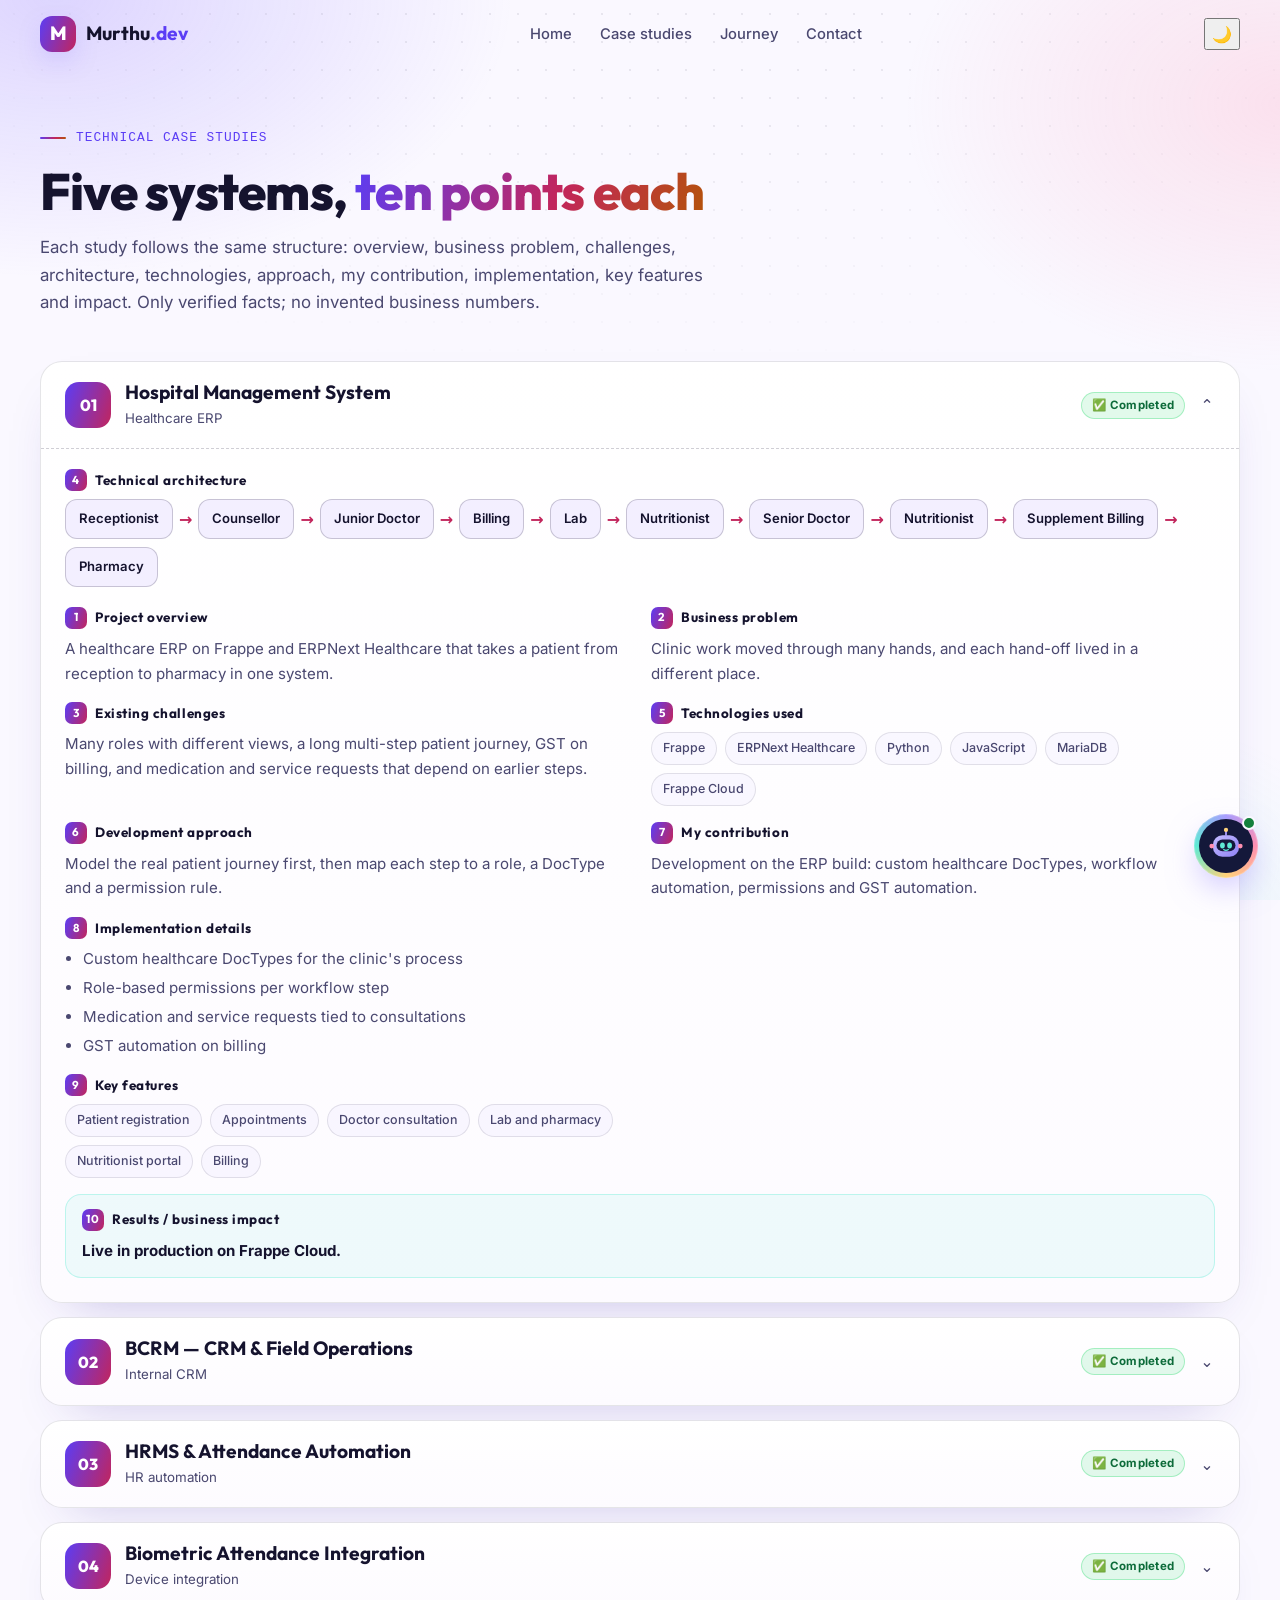
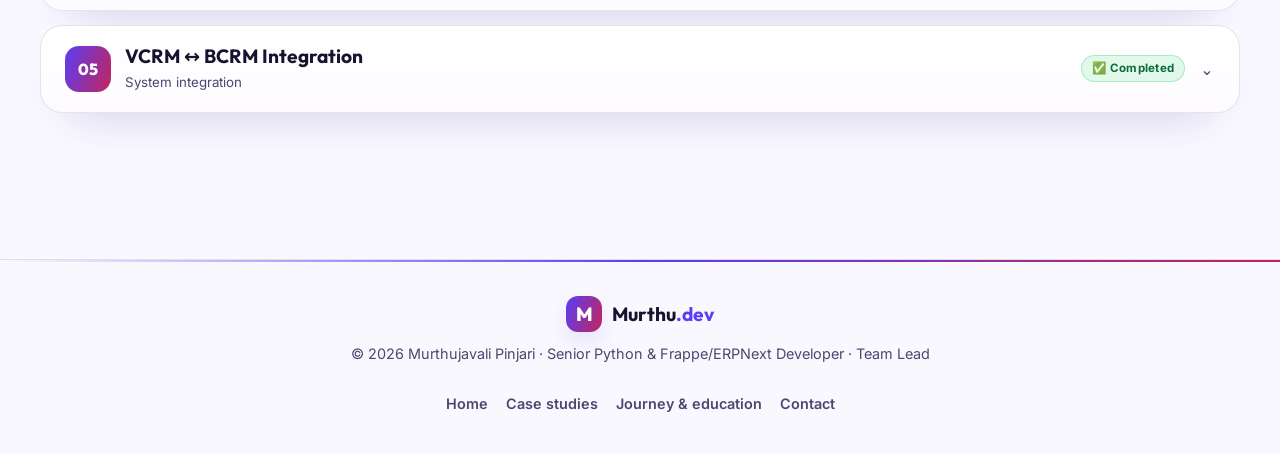
<file: case-studies.html>
<!DOCTYPE html>
<html lang="en" data-theme="dark">
<head>
  <meta charset="UTF-8">
  <meta name="viewport" content="width=device-width, initial-scale=1, viewport-fit=cover">
  <title>Case studies: ERP, CRM and integrations | Murthujavali Pinjari</title>
  <meta name="description" content="Five technical case studies by Murthujavali Pinjari: a Frappe hospital ERP, a CRM, HR attendance automation, biometric integration and a VCRM to BCRM import.">
  <meta name="theme-color" content="#0b0f1f" id="metaTheme">
  <link rel="canonical" href="https://pinjarimurthujavali.github.io/Murthujavali-Pinjari-Portfolio/case-studies.html">
  <meta property="og:type" content="article">
  <meta property="og:title" content="Case studies: ERP, CRM and integrations | Murthujavali Pinjari">
  <meta property="og:description" content="Five technical case studies by Murthujavali Pinjari: a Frappe hospital ERP, a CRM, HR attendance automation, biometric integration and a VCRM to BCRM import.">
  <meta property="og:image" content="https://pinjarimurthujavali.github.io/Murthujavali-Pinjari-Portfolio/assets/img/og-image.jpg">
  <meta name="twitter:card" content="summary_large_image">
  <link rel="icon" type="image/png" href="assets/img/favicon.png">
  <link rel="apple-touch-icon" href="assets/img/apple-touch-icon.png">
  <!-- Apply theme before first paint (no flash). Falls back to the visitor's OS preference. -->
  <script>
    (function () {
      var d = document.documentElement, t = null;
      d.classList.add('js');
      try { t = localStorage.getItem('murthu-theme-v2'); } catch (e) {}
      if (t !== 'light' && t !== 'dark') {
        t = (window.matchMedia && matchMedia('(prefers-color-scheme: light)').matches) ? 'light' : 'dark';
      }
      d.setAttribute('data-theme', t);
      var m = document.getElementById('metaTheme');
      if (m) m.setAttribute('content', t === 'light' ? '#faf8ff' : '#0b0f1f');
    })();
  </script>

  <link rel="preload" href="assets/fonts/inter-latin-400-normal.woff2" as="font" type="font/woff2" crossorigin>
  <link rel="preload" href="assets/fonts/outfit-latin-700-normal.woff2" as="font" type="font/woff2" crossorigin>
  <link rel="stylesheet" href="assets/css/fonts.css">
  <link rel="stylesheet" href="https://cdnjs.cloudflare.com/ajax/libs/font-awesome/6.4.0/css/all.min.css" crossorigin="anonymous" referrerpolicy="no-referrer">
  <link rel="stylesheet" href="assets/css/style.css">
  <link rel="stylesheet" href="assets/css/fx.css">
  <link rel="stylesheet" href="assets/css/chatbot.css">
</head>
<body>
  <a class="skip" href="#main">Skip to main content</a>
  <div class="aurora" aria-hidden="true"></div>
  <header class="nav" id="nav">
    <div class="container nav__in">
      <a class="brand" href="index.html" aria-label="Murthu, back to the portfolio"><span class="brand__mark" aria-hidden="true">M</span><span>Murthu<b>.dev</b></span></a>
      <nav class="nav__links" style="display:flex" aria-label="Primary">
        <a href="index.html">Home</a>
        <a href="case-studies.html" aria-current="page">Case studies</a>
        <a href="journey.html">Journey</a>
        <a href="index.html#contact">Contact</a>
      </nav>
      <div class="nav__actions"><button class="iconbtn" id="themeToggle" type="button" aria-label="Toggle theme"></button></div>
    </div>
  </header>
  <main id="main">
    <section class="section" style="padding-top:120px">
      <div class="container">
        <div class="section__head rv in">
          <p class="eyebrow">Technical case studies</p>
          <h1 class="section__title" style="font-size:clamp(2rem,1.4rem + 3vw,3.2rem)">Five systems, <span class="grad">ten points each</span></h1>
          <p class="section__lead">Each study follows the same structure: overview, business problem, challenges, architecture, technologies, approach, my contribution, implementation, key features and impact. Only verified facts; no invented business numbers.</p>
        </div>
        <div id="caseList"><noscript><p class="muted">Enable JavaScript to read the case studies.</p></noscript></div>
      </div>
    </section>
  </main>
  <footer class="footer"><div class="container">
    <a class="brand" href="index.html"><span class="brand__mark" aria-hidden="true">M</span><span>Murthu<b>.dev</b></span></a>
    <p>© <span id="year">2026</span> Murthujavali Pinjari · Senior Python &amp; Frappe/ERPNext Developer · Team Lead</p>
    <nav class="footer__links" aria-label="More pages"><a href="index.html">Home</a><a href="case-studies.html">Case studies</a><a href="journey.html">Journey &amp; education</a><a href="index.html#contact">Contact</a></nav>
  </div></footer>
  <svg width="0" height="0" style="position:absolute" aria-hidden="true" focusable="false"><defs><linearGradient id="fxBody" x1="0" y1="0" x2="1" y2="1"><stop offset="0" stop-color="#c4bcff"/><stop offset="1" stop-color="#8f82f5"/></linearGradient></defs></svg>
  <script src="assets/js/data.js"></script>
  <script src="assets/js/pages.js" defer></script>
  <script src="assets/js/cases.js" defer></script>
  <script src="assets/js/chatbot.js" defer></script>
</body>
</html>
</file>
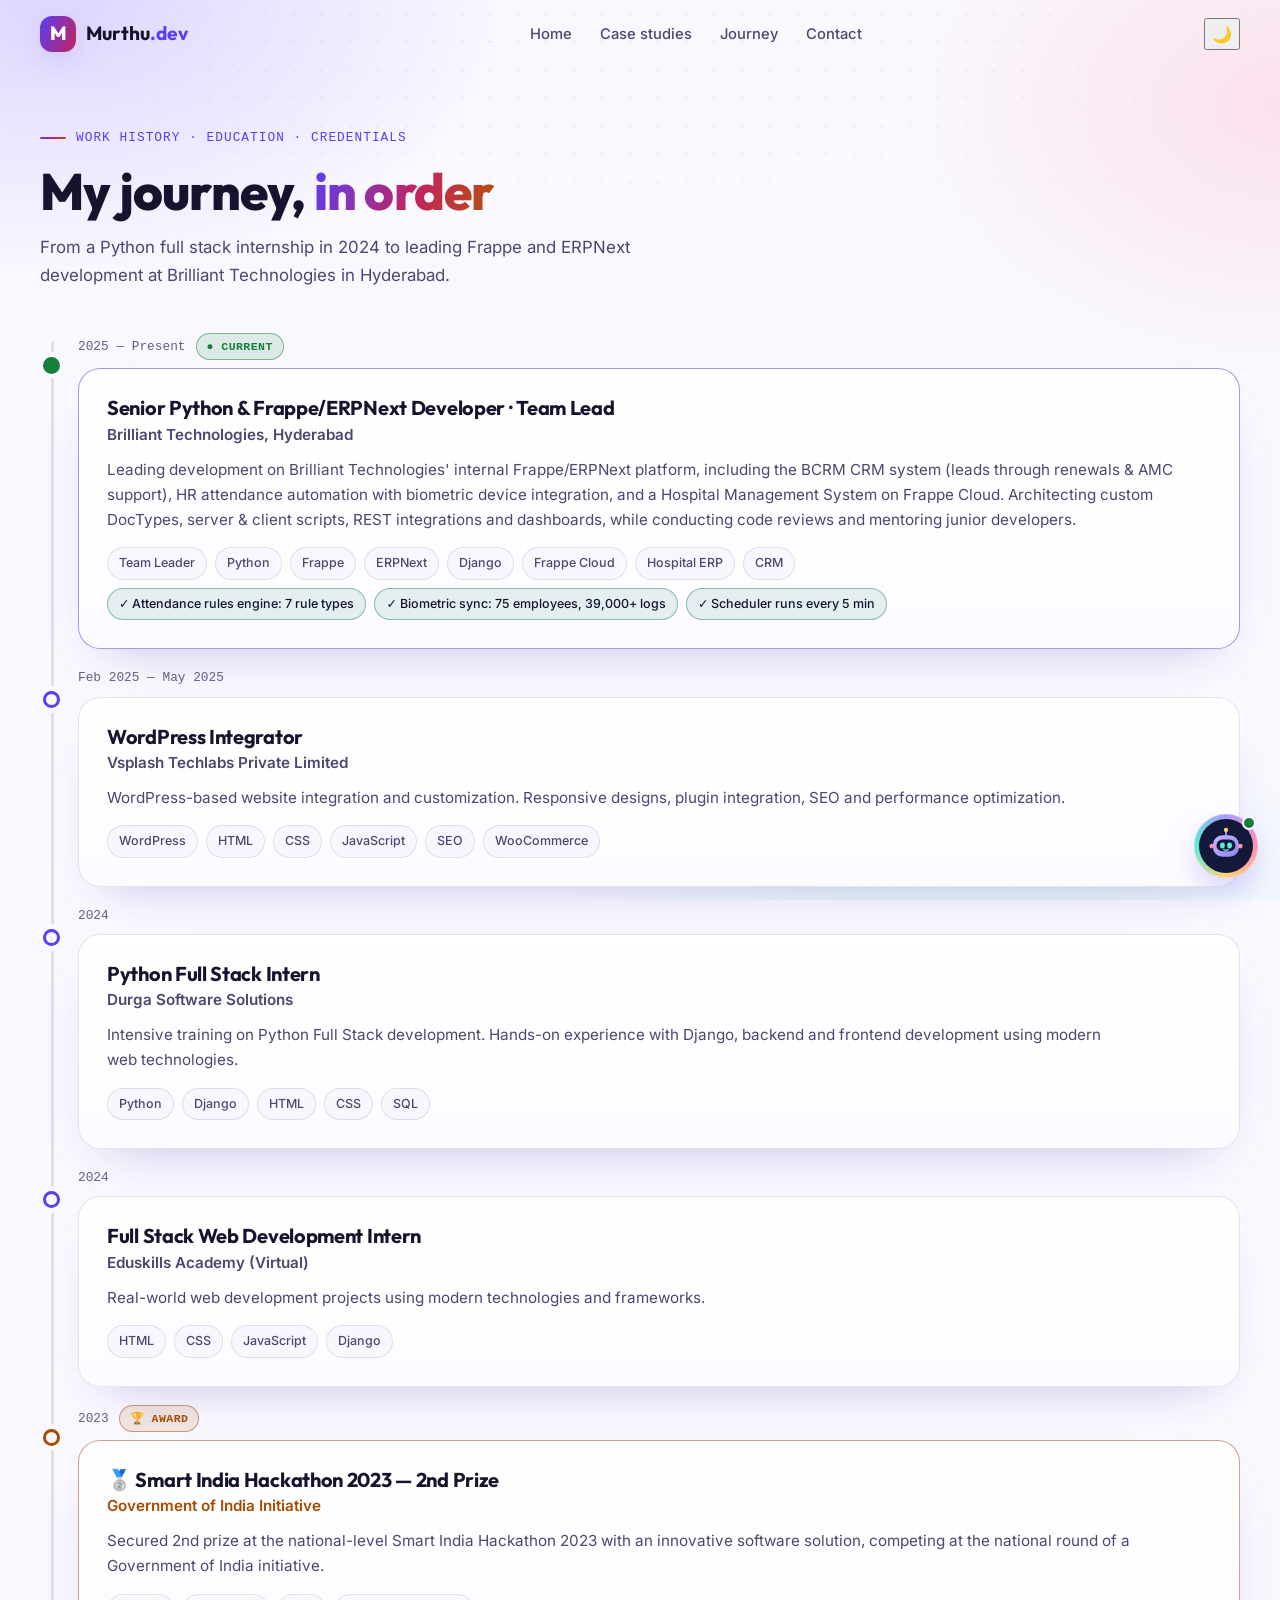
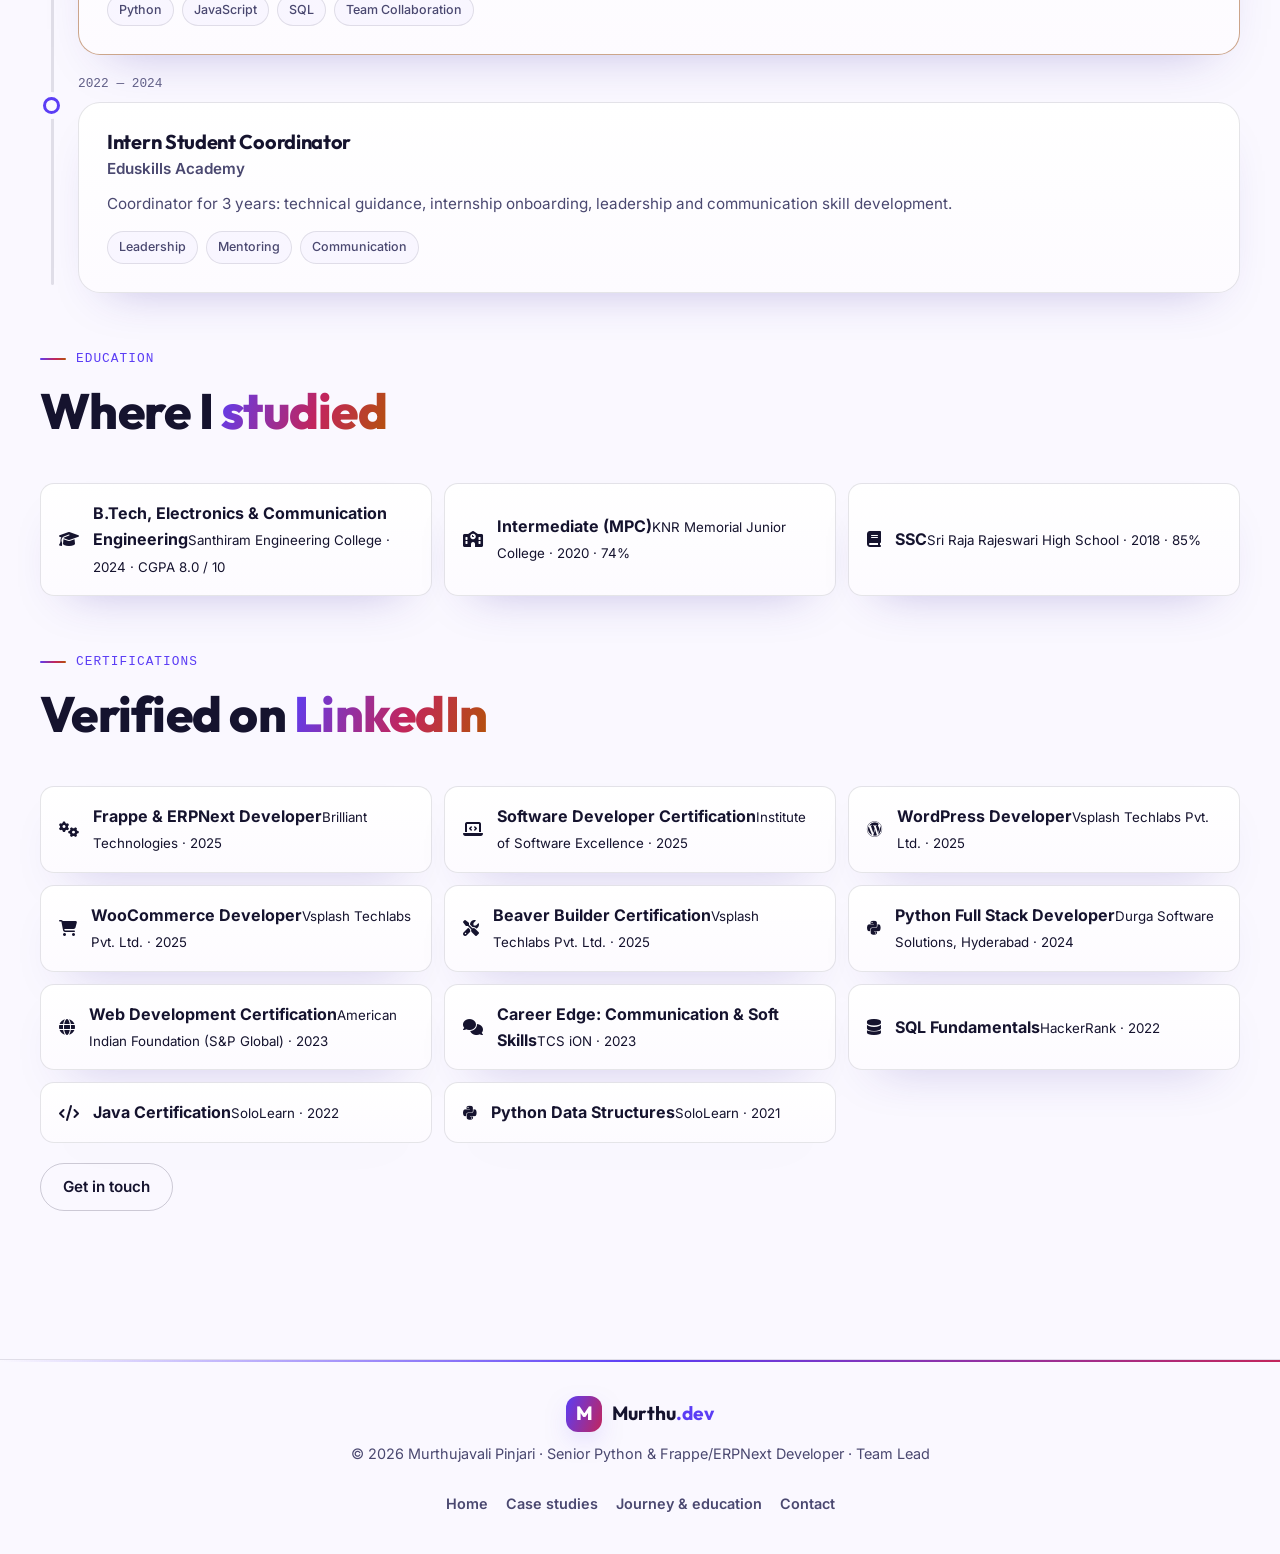
<file: journey.html>
<!DOCTYPE html>
<html lang="en" data-theme="dark">
<head>
  <meta charset="UTF-8">
  <meta name="viewport" content="width=device-width, initial-scale=1, viewport-fit=cover">
  <title>Journey, education and certifications | Murthujavali Pinjari</title>
  <meta name="description" content="Work history, education and certifications of Murthujavali Pinjari, from a Python full stack internship to Team Lead on Frappe and ERPNext.">
  <meta name="theme-color" content="#0b0f1f" id="metaTheme">
  <link rel="canonical" href="https://pinjarimurthujavali.github.io/Murthujavali-Pinjari-Portfolio/journey.html">
  <meta property="og:type" content="article">
  <meta property="og:title" content="Journey, education and certifications | Murthujavali Pinjari">
  <meta property="og:description" content="Work history, education and certifications of Murthujavali Pinjari, from a Python full stack internship to Team Lead on Frappe and ERPNext.">
  <meta property="og:image" content="https://pinjarimurthujavali.github.io/Murthujavali-Pinjari-Portfolio/assets/img/og-image.jpg">
  <meta name="twitter:card" content="summary_large_image">
  <link rel="icon" type="image/png" href="assets/img/favicon.png">
  <link rel="apple-touch-icon" href="assets/img/apple-touch-icon.png">
  <!-- Apply theme before first paint (no flash). Falls back to the visitor's OS preference. -->
  <script>
    (function () {
      var d = document.documentElement, t = null;
      d.classList.add('js');
      try { t = localStorage.getItem('murthu-theme-v2'); } catch (e) {}
      if (t !== 'light' && t !== 'dark') {
        t = (window.matchMedia && matchMedia('(prefers-color-scheme: light)').matches) ? 'light' : 'dark';
      }
      d.setAttribute('data-theme', t);
      var m = document.getElementById('metaTheme');
      if (m) m.setAttribute('content', t === 'light' ? '#faf8ff' : '#0b0f1f');
    })();
  </script>

  <link rel="preload" href="assets/fonts/inter-latin-400-normal.woff2" as="font" type="font/woff2" crossorigin>
  <link rel="preload" href="assets/fonts/outfit-latin-700-normal.woff2" as="font" type="font/woff2" crossorigin>
  <link rel="stylesheet" href="assets/css/fonts.css">
  <link rel="stylesheet" href="https://cdnjs.cloudflare.com/ajax/libs/font-awesome/6.4.0/css/all.min.css" crossorigin="anonymous" referrerpolicy="no-referrer">
  <link rel="stylesheet" href="assets/css/style.css">
  <link rel="stylesheet" href="assets/css/fx.css">
  <link rel="stylesheet" href="assets/css/chatbot.css">
</head>
<body>
  <a class="skip" href="#main">Skip to main content</a>
  <div class="aurora" aria-hidden="true"></div>
  <header class="nav" id="nav">
    <div class="container nav__in">
      <a class="brand" href="index.html" aria-label="Murthu, back to the portfolio"><span class="brand__mark" aria-hidden="true">M</span><span>Murthu<b>.dev</b></span></a>
      <nav class="nav__links" style="display:flex" aria-label="Primary">
        <a href="index.html">Home</a>
        <a href="case-studies.html">Case studies</a>
        <a href="journey.html" aria-current="page">Journey</a>
        <a href="index.html#contact">Contact</a>
      </nav>
      <div class="nav__actions"><button class="iconbtn" id="themeToggle" type="button" aria-label="Toggle theme"></button></div>
    </div>
  </header>
  <main id="main">
    <section class="section" style="padding-top:120px">
      <div class="container">
        <div class="section__head rv in">
          <p class="eyebrow">Work history · education · credentials</p>
          <h1 class="section__title" style="font-size:clamp(2rem,1.4rem + 3vw,3.2rem)">My journey, <span class="grad">in order</span></h1>
          <p class="section__lead">From a Python full stack internship in 2024 to leading Frappe and ERPNext development at Brilliant Technologies in Hyderabad.</p>
        </div>
<div class="timeline" id="timeline">

          <article class="tl tl--current rv">
            <div class="tl__meta"><span>2025 — Present</span><span class="pill pill--now">● CURRENT</span></div>
            <div class="tile tile--current spot">
              <h3 class="tl__role">Senior Python &amp; Frappe/ERPNext Developer · Team Lead</h3>
              <p class="tl__org">Brilliant Technologies, Hyderabad</p>
              <p>Leading development on Brilliant Technologies' internal Frappe/ERPNext platform, including the BCRM CRM system (leads through renewals &amp; AMC support), HR attendance automation with biometric device integration, and a Hospital Management System on Frappe Cloud. Architecting custom DocTypes, server &amp; client scripts, REST integrations and dashboards, while conducting code reviews and mentoring junior developers.</p>
              <div class="tags"><span class="tag">Team Leader</span><span class="tag">Python</span><span class="tag">Frappe</span><span class="tag">ERPNext</span><span class="tag">Django</span><span class="tag">Frappe Cloud</span><span class="tag">Hospital ERP</span><span class="tag">CRM</span></div>
              <div class="tags" style="margin-top:8px"><span class="tag hi">✓ Attendance rules engine: 7 rule types</span><span class="tag hi">✓ Biometric sync: 75 employees, 39,000+ logs</span><span class="tag hi">✓ Scheduler runs every 5 min</span></div>
            </div>
          </article>

          <article class="tl rv">
            <div class="tl__meta"><span>Feb 2025 — May 2025</span></div>
            <div class="tile spot">
              <h3 class="tl__role">WordPress Integrator</h3>
              <p class="tl__org">Vsplash Techlabs Private Limited</p>
              <p>WordPress-based website integration and customization. Responsive designs, plugin integration, SEO and performance optimization.</p>
              <div class="tags"><span class="tag">WordPress</span><span class="tag">HTML</span><span class="tag">CSS</span><span class="tag">JavaScript</span><span class="tag">SEO</span><span class="tag">WooCommerce</span></div>
            </div>
          </article>

          <article class="tl rv">
            <div class="tl__meta"><span>2024</span></div>
            <div class="tile spot">
              <h3 class="tl__role">Python Full Stack Intern</h3>
              <p class="tl__org">Durga Software Solutions</p>
              <p>Intensive training on Python Full Stack development. Hands-on experience with Django, backend and frontend development using modern web technologies.</p>
              <div class="tags"><span class="tag">Python</span><span class="tag">Django</span><span class="tag">HTML</span><span class="tag">CSS</span><span class="tag">SQL</span></div>
            </div>
          </article>

          <article class="tl rv">
            <div class="tl__meta"><span>2024</span></div>
            <div class="tile spot">
              <h3 class="tl__role">Full Stack Web Development Intern</h3>
              <p class="tl__org">Eduskills Academy (Virtual)</p>
              <p>Real-world web development projects using modern technologies and frameworks.</p>
              <div class="tags"><span class="tag">HTML</span><span class="tag">CSS</span><span class="tag">JavaScript</span><span class="tag">Django</span></div>
            </div>
          </article>

          <article class="tl tl--award rv">
            <div class="tl__meta"><span>2023</span><span class="pill pill--award">🏆 AWARD</span></div>
            <div class="tile tile--award spot">
              <h3 class="tl__role">🥈 Smart India Hackathon 2023 — 2nd Prize</h3>
              <p class="tl__org" style="color:var(--gold)">Government of India Initiative</p>
              <p>Secured 2nd prize at the national-level Smart India Hackathon 2023 with an innovative software solution, competing at the national round of a Government of India initiative.</p>
              <div class="tags"><span class="tag">Python</span><span class="tag">JavaScript</span><span class="tag">SQL</span><span class="tag">Team Collaboration</span></div>
            </div>
          </article>

          <article class="tl rv">
            <div class="tl__meta"><span>2022 — 2024</span></div>
            <div class="tile spot">
              <h3 class="tl__role">Intern Student Coordinator</h3>
              <p class="tl__org">Eduskills Academy</p>
              <p>Coordinator for 3 years: technical guidance, internship onboarding, leadership and communication skill development.</p>
              <div class="tags"><span class="tag">Leadership</span><span class="tag">Mentoring</span><span class="tag">Communication</span></div>
            </div>
          </article>
        </div>
        <div class="section__head rv in" style="margin-top:48px"><p class="eyebrow">Education</p><h2 class="section__title">Where I <span class="grad">studied</span></h2></div>
        <ul class="certs" style="list-style:none;padding:0;display:grid;gap:12px">
          <li class="tile cert"><i class="fas fa-graduation-cap" aria-hidden="true"></i><div><strong>B.Tech, Electronics &amp; Communication Engineering</strong><small>Santhiram Engineering College · 2024 · CGPA 8.0 / 10</small></div></li>
          <li class="tile cert"><i class="fas fa-school" aria-hidden="true"></i><div><strong>Intermediate (MPC)</strong><small>KNR Memorial Junior College · 2020 · 74%</small></div></li>
          <li class="tile cert"><i class="fas fa-book" aria-hidden="true"></i><div><strong>SSC</strong><small>Sri Raja Rajeswari High School · 2018 · 85%</small></div></li>
        </ul>
        <div class="section__head rv in" style="margin-top:48px"><p class="eyebrow">Certifications</p><h2 class="section__title">Verified on <span class="grad">LinkedIn</span></h2></div>
        <ul class="certs" id="certGrid" style="list-style:none;padding:0;display:grid;gap:12px"></ul>
        <p style="margin-top:20px"><a class="btn btn--ghost" href="index.html#contact">Get in touch</a></p>
      </div>
    </section>
  </main>
  <footer class="footer"><div class="container">
    <a class="brand" href="index.html"><span class="brand__mark" aria-hidden="true">M</span><span>Murthu<b>.dev</b></span></a>
    <p>© <span id="year">2026</span> Murthujavali Pinjari · Senior Python &amp; Frappe/ERPNext Developer · Team Lead</p>
    <nav class="footer__links" aria-label="More pages"><a href="index.html">Home</a><a href="case-studies.html">Case studies</a><a href="journey.html">Journey &amp; education</a><a href="index.html#contact">Contact</a></nav>
  </div></footer>
  <svg width="0" height="0" style="position:absolute" aria-hidden="true" focusable="false"><defs><linearGradient id="fxBody" x1="0" y1="0" x2="1" y2="1"><stop offset="0" stop-color="#c4bcff"/><stop offset="1" stop-color="#8f82f5"/></linearGradient></defs></svg>
  <script src="assets/js/data.js"></script>
  <script src="assets/js/pages.js" defer></script>
  <script src="assets/js/chatbot.js" defer></script>
</body>
</html>
</file>
<file: assets/css/fonts.css>
/* Self-hosted web fonts (OFL): Outfit for headings, Inter for body. Latin subset. */
@font-face{font-family:"Outfit";font-style:normal;font-weight:500;font-display:swap;src:url("../fonts/outfit-latin-500-normal.woff2") format("woff2")}
@font-face{font-family:"Outfit";font-style:normal;font-weight:600;font-display:swap;src:url("../fonts/outfit-latin-600-normal.woff2") format("woff2")}
@font-face{font-family:"Outfit";font-style:normal;font-weight:700;font-display:swap;src:url("../fonts/outfit-latin-700-normal.woff2") format("woff2")}
@font-face{font-family:"Outfit";font-style:normal;font-weight:800;font-display:swap;src:url("../fonts/outfit-latin-800-normal.woff2") format("woff2")}
@font-face{font-family:"Inter";font-style:normal;font-weight:400;font-display:swap;src:url("../fonts/inter-latin-400-normal.woff2") format("woff2")}
@font-face{font-family:"Inter";font-style:normal;font-weight:500;font-display:swap;src:url("../fonts/inter-latin-500-normal.woff2") format("woff2")}
@font-face{font-family:"Inter";font-style:normal;font-weight:600;font-display:swap;src:url("../fonts/inter-latin-600-normal.woff2") format("woff2")}
@font-face{font-family:"Inter";font-style:normal;font-weight:700;font-display:swap;src:url("../fonts/inter-latin-700-normal.woff2") format("woff2")}
</file>
<file: assets/css/style.css>
/* ==========================================================================
   Murthujavali Pinjari — Portfolio
   Theme: "Midnight Peach"  ·  Bento layout  ·  Dark + Light  ·  AA contrast
   ========================================================================== */

/* ---------- 1. Design tokens ---------- */
:root {
  --bg: #0b0f1f;
  --bg-2: #0f1530;
  --surface: #121835;
  --surface-2: #1a2147;
  --tile: linear-gradient(180deg, rgba(255,255,255,.055), rgba(255,255,255,.022));
  --line: rgba(255,255,255,.10);
  --line-2: rgba(255,255,255,.2);
  --text: #f1f3ff;
  --muted: #b0b8dc;
  --faint: #8e97c0;
  --accent: #a99dff;
  --accent-2: #ff8fb0;
  --accent-3: #5eead4;
  --gold: #ffd27a;
  --ok: #4ade80;
  --danger: #ff8b8b;
  --grad: linear-gradient(110deg, #a99dff 0%, #ff8fb0 55%, #ffd27a 100%);
  --btn: linear-gradient(110deg, #6d4aff 0%, #d63a73 100%);
  --btn-glow: 0 10px 30px -8px rgba(160, 90, 255, .55);
  --shadow: 0 24px 60px -28px rgba(0,0,0,.75);
  --aurora-1: rgba(109,74,255,.34);
  --aurora-2: rgba(255,122,162,.20);
  --aurora-3: rgba(94,234,212,.13);
  --dots: rgba(255,255,255,.07);
  --nav-bg: rgba(11,15,31,.72);
  --radius: 22px;
  --radius-sm: 14px;
  --max: 1200px;
  --font-head: "Outfit", "Inter", system-ui, -apple-system, "Segoe UI", Roboto, sans-serif;
  --font: "Inter", system-ui, -apple-system, "Segoe UI", Roboto, "Helvetica Neue", Arial, sans-serif;
  --mono: ui-monospace, "SF Mono", "JetBrains Mono", Menlo, Consolas, monospace;
  color-scheme: dark;
}

[data-theme="light"] {
  --bg: #faf8ff;
  --bg-2: #f1ecff;
  --surface: #ffffff;
  --surface-2: #f3efff;
  --tile: linear-gradient(180deg, #ffffff, #fdfbff);
  --line: rgba(21,19,46,.11);
  --line-2: rgba(21,19,46,.2);
  --text: #15132e;
  --muted: #4a4870;
  --faint: #5f5d86;
  --accent: #5b3df5;
  --accent-2: #c2255c;
  --accent-3: #0f766e;
  --gold: #a84a00;
  --ok: #15803d;
  --danger: #b91c1c;
  --grad: linear-gradient(110deg, #5b3df5 0%, #c2255c 58%, #b45309 100%);
  --btn: linear-gradient(110deg, #5b3df5 0%, #c2255c 100%);
  --btn-glow: 0 10px 28px -10px rgba(91, 61, 245, .5);
  --shadow: 0 22px 50px -30px rgba(60,40,160,.35);
  --aurora-1: rgba(139,115,255,.26);
  --aurora-2: rgba(255,143,176,.22);
  --aurora-3: rgba(94,234,212,.18);
  --dots: rgba(21,19,46,.08);
  --nav-bg: rgba(250,248,255,.78);
  color-scheme: light;
}

/* ---------- 2. Base ---------- */
*, *::before, *::after { box-sizing: border-box; }
html { scroll-behavior: smooth; -webkit-text-size-adjust: 100%; scroll-padding-top: 84px; }
body {
  margin: 0;
  font-family: var(--font);
  font-size: 1rem;
  line-height: 1.65;
  color: var(--text);
  background: var(--bg);
  -webkit-font-smoothing: antialiased;
  text-rendering: optimizeLegibility;
  overflow-x: clip;
  min-height: 100vh;
}
img, svg, picture { max-width: 100%; display: block; }
a { color: inherit; text-decoration: none; }
button { font: inherit; color: inherit; cursor: pointer; }
h1, h2, h3, h4 { font-family: var(--font-head); line-height: 1.12; margin: 0; letter-spacing: -.015em; text-wrap: balance; }
p { margin: 0 0 1em; text-wrap: pretty; }
ul { margin: 0; padding: 0; list-style: none; }
::selection { background: rgba(169,157,255,.4); color: #fff; }
:focus-visible { outline: 3px solid var(--accent-3); outline-offset: 3px; border-radius: 8px; }
.sr-only { position: absolute; width: 1px; height: 1px; margin: -1px; padding: 0; overflow: hidden; clip: rect(0 0 0 0); white-space: nowrap; border: 0; }
.skip { position: fixed; left: 12px; top: -60px; z-index: 200; background: #fff; color: #15132e; padding: 10px 16px; border-radius: 10px; font-weight: 600; transition: top .2s; }
.skip:focus { top: 12px; }
.container { width: min(100% - 2rem, var(--max)); margin-inline: auto; }

/* background: aurora + dot grid (cheap: no blur filters) */
.aurora { position: fixed; inset: 0; z-index: -1; pointer-events: none; overflow: hidden; }
.aurora::before {
  content: ""; position: absolute; inset: -10%;
  background:
    radial-gradient(48% 42% at 12% 8%, var(--aurora-1), transparent 62%),
    radial-gradient(40% 40% at 92% 18%, var(--aurora-2), transparent 62%),
    radial-gradient(48% 42% at 72% 98%, var(--aurora-3), transparent 62%);
  animation: drift 26s ease-in-out infinite alternate;
}
.aurora::after {
  content: ""; position: absolute; inset: 0;
  background-image: radial-gradient(var(--dots) 1px, transparent 1.2px);
  background-size: 28px 28px;
  -webkit-mask-image: radial-gradient(ellipse 80% 55% at 50% 0%, #000 25%, transparent 78%);
          mask-image: radial-gradient(ellipse 80% 55% at 50% 0%, #000 25%, transparent 78%);
}
@keyframes drift { to { transform: translate3d(-2%, 3%, 0) scale(1.06); } }

.progress { position: fixed; top: 0; left: 0; height: 3px; width: 100%; z-index: 120; transform-origin: 0 50%; transform: scaleX(0); background: var(--grad); }

/* ---------- 3. Type helpers ---------- */
.grad { background: var(--grad); -webkit-background-clip: text; background-clip: text; color: transparent; -webkit-text-fill-color: transparent; }
.eyebrow { display: inline-flex; align-items: center; gap: 10px; font-family: var(--mono); font-size: .8rem; letter-spacing: .08em; text-transform: uppercase; color: var(--accent); margin-bottom: 14px; }
.eyebrow::before { content: ""; width: 26px; height: 2px; border-radius: 2px; background: var(--grad); }
.section { padding-block: clamp(56px, 8vw, 104px); }
.section__head { max-width: 760px; margin-bottom: clamp(26px, 4vw, 44px); }
.section__title { font-size: clamp(1.9rem, 1.2rem + 3vw, 3.1rem); font-weight: 800; }
.section__lead { color: var(--muted); font-size: 1.05rem; margin: 14px 0 0; max-width: 62ch; }
.muted { color: var(--muted); }
.mono { font-family: var(--mono); }

/* ---------- 4. Buttons / chips ---------- */
.btn {
  --h: 48px;
  display: inline-flex; align-items: center; justify-content: center; gap: 10px;
  min-height: var(--h); padding: 0 22px; border-radius: 999px;
  border: 1px solid transparent; font-weight: 600; font-size: .95rem; line-height: 1; white-space: nowrap;
  transition: transform .2s ease, box-shadow .2s ease, background .2s ease, border-color .2s ease;
}
.btn:active { transform: scale(.97); }
.btn--primary { background: var(--btn); color: #fff; box-shadow: var(--btn-glow); }
.btn--primary:hover { transform: translateY(-2px); box-shadow: 0 16px 38px -10px rgba(190, 80, 200, .6); }
.btn--ghost { border-color: var(--line-2); background: transparent; color: var(--text); }
.btn--ghost:hover { border-color: var(--accent); background: rgba(169,157,255,.10); transform: translateY(-2px); }
.btn--sm { --h: 40px; padding: 0 16px; font-size: .88rem; }
.btn--wa { background: #1fa855; color: #fff; }
.btn--wa:hover { background: #178f47; transform: translateY(-2px); }
.btn[disabled] { opacity: .6; pointer-events: none; }

.chip { display: inline-flex; align-items: center; gap: 8px; padding: 6px 12px; border-radius: 999px; border: 1px solid var(--line); background: rgba(169,157,255,.08); font-size: .8rem; font-weight: 500; color: var(--muted); }
.chip--live { color: var(--text); }
.pulse { width: 9px; height: 9px; border-radius: 50%; background: var(--ok); box-shadow: 0 0 0 0 rgba(74,222,128,.6); animation: pulse 2s infinite; }
@keyframes pulse { 70% { box-shadow: 0 0 0 10px rgba(74,222,128,0); } 100% { box-shadow: 0 0 0 0 rgba(74,222,128,0); } }
.tags { display: flex; flex-wrap: wrap; gap: 8px; }
.tag { padding: 5px 11px; border-radius: 999px; font-size: .78rem; font-weight: 500; border: 1px solid var(--line); color: var(--muted); background: rgba(169,157,255,.06); }

/* ---------- 5. Tiles (bento) + spotlight ---------- */
.tile {
  position: relative; isolation: isolate; overflow: hidden;
  background: var(--tile); border: 1px solid var(--line); border-radius: var(--radius);
  padding: clamp(18px, 2.4vw, 28px); box-shadow: var(--shadow);
  transition: transform .3s ease, border-color .3s ease;
}
.spot::before {
  content: ""; position: absolute; inset: 0; z-index: -1; border-radius: inherit; pointer-events: none; opacity: 0; transition: opacity .35s;
  background: radial-gradient(440px circle at var(--mx, 50%) var(--my, 0%), rgba(169,157,255,.18), transparent 46%);
}
@media (hover: hover) { .spot:hover::before { opacity: 1; } .tile:hover { border-color: var(--line-2); } }
.tile__label { font-family: var(--mono); font-size: .74rem; letter-spacing: .08em; text-transform: uppercase; color: var(--faint); margin-bottom: 10px; display: block; }
.tile h3 { font-size: 1.25rem; font-weight: 700; }

/* ---------- 6. Navigation ---------- */
.nav { position: fixed; inset: 0 0 auto 0; z-index: 100; transition: background .3s, border-color .3s, box-shadow .3s; border-bottom: 1px solid transparent; }
.nav.is-scrolled { background: var(--nav-bg); -webkit-backdrop-filter: blur(16px) saturate(1.4); backdrop-filter: blur(16px) saturate(1.4); border-color: var(--line); }
.nav__in { display: flex; align-items: center; justify-content: space-between; gap: 16px; height: 68px; }
.brand { display: inline-flex; align-items: center; gap: 10px; font-family: var(--font-head); font-weight: 700; font-size: 1.2rem; }
.brand__mark { width: 36px; height: 36px; display: grid; place-items: center; border-radius: 12px; background: var(--btn); color: #fff; font-weight: 800; box-shadow: var(--btn-glow); }
.brand b { color: var(--accent); font-weight: 700; }
.nav__links { display: flex; gap: 2px; }
.nav__links a { padding: 8px 13px; border-radius: 999px; font-size: .92rem; font-weight: 500; color: var(--muted); transition: color .2s, background .2s; }
.nav__links a:hover { color: var(--text); background: rgba(169,157,255,.12); }
.nav__links a.is-active { color: var(--text); background: rgba(169,157,255,.18); }
.nav__actions { display: flex; align-items: center; gap: 8px; }
.icon-btn { height: 40px; min-width: 40px; display: inline-grid; place-items: center; border-radius: 12px; border: 1px solid var(--line); background: rgba(169,157,255,.07); transition: border-color .2s, background .2s; padding: 0 10px; }
.icon-btn:hover { border-color: var(--accent); background: rgba(169,157,255,.16); }
.kbd-btn { display: inline-flex; align-items: center; gap: 8px; font-size: .85rem; color: var(--muted); }
kbd { font-family: var(--mono); font-size: .72rem; padding: 2px 6px; border-radius: 6px; border: 1px solid var(--line-2); color: var(--faint); background: rgba(127,127,160,.1); }
.burger { display: none; width: 44px; height: 44px; border-radius: 12px; border: 1px solid var(--line); background: rgba(169,157,255,.07); position: relative; }
.burger span { position: absolute; left: 12px; right: 12px; height: 2px; border-radius: 2px; background: var(--text); transition: transform .3s, opacity .2s, top .3s; }
.burger span:nth-child(1) { top: 15px; } .burger span:nth-child(2) { top: 21px; } .burger span:nth-child(3) { top: 27px; }
.burger[aria-expanded="true"] span:nth-child(1) { top: 21px; transform: rotate(45deg); }
.burger[aria-expanded="true"] span:nth-child(2) { opacity: 0; }
.burger[aria-expanded="true"] span:nth-child(3) { top: 21px; transform: rotate(-45deg); }

/* ---------- 7. Hero ---------- */
.hero { padding-top: clamp(96px, 12vw, 128px); padding-bottom: clamp(24px, 4vw, 48px); }
.bento { display: grid; gap: 16px; }
.bento--hero {
  grid-template-columns: repeat(12, 1fr);
  grid-template-areas:
    "intro intro intro intro intro intro intro photo photo photo photo photo"
    "stats stats stats stats stats stats stats photo photo photo photo photo"
    "lucky lucky lucky impact impact impact impact photo photo photo photo photo";
}
.tile--intro { grid-area: intro; padding-block: clamp(24px, 3.4vw, 42px); }
.tile--photo { grid-area: photo; padding: 0; min-height: 420px; display: flex; }
.tile--stats { grid-area: stats; }
.tile--lucky { grid-area: lucky; display: flex; flex-direction: column; align-items: center; justify-content: space-between; gap: 10px; text-align: center; }
.tile--impact { grid-area: impact; }

.hero__title { font-size: clamp(2.7rem, 1rem + 7.2vw, 5.6rem); font-weight: 800; letter-spacing: -.035em; margin: 18px 0 6px; line-height: 1.02; }
.hero__title .hello { display: block; font-size: .36em; font-weight: 600; letter-spacing: 0; color: var(--muted); margin-bottom: 4px; }
.hero__role { font-family: var(--font-head); font-size: clamp(1.05rem, .9rem + .7vw, 1.4rem); font-weight: 600; color: var(--text); margin: 0 0 14px; }
.hero__type { font-family: var(--mono); font-size: clamp(.9rem, .8rem + .35vw, 1.05rem); color: var(--muted); margin: 0 0 18px; min-height: 1.7em; }
.hero__type .type { color: var(--accent-3); font-weight: 500; }
.caret { display: inline-block; width: 2px; height: 1.05em; margin-left: 3px; vertical-align: -.15em; background: var(--accent-3); animation: blink-caret 1s steps(1) infinite; }
@keyframes blink-caret { 50% { opacity: 0; } }
.hero__lead { color: var(--muted); max-width: 58ch; margin-bottom: 24px; }
.hero__lead strong { color: var(--text); font-weight: 600; }
.cta { display: flex; flex-wrap: wrap; gap: 12px; }

.photo { position: relative; width: 100%; min-height: 100%; overflow: hidden; border-radius: inherit; background: #1a1d28; }
.photo picture, .photo img { width: 100%; height: 100%; }
.photo img { object-fit: cover; object-position: 50% 18%; }
.photo::after { content: ""; position: absolute; inset: 0; pointer-events: none; background: linear-gradient(180deg, transparent 55%, rgba(11,15,31,.55)); }
.float {
  position: absolute; z-index: 2; padding: 8px 14px; border-radius: 999px; font-size: .82rem; font-weight: 600; color: #15132e;
  background: rgba(255,255,255,.94); box-shadow: 0 10px 24px -8px rgba(0,0,0,.5); animation: bob 5s ease-in-out infinite;
}
.float--a { left: 14px; bottom: 18px; }
.float--b { right: 14px; bottom: 66px; animation-delay: -1.6s; }
.float--c { right: 14px; top: 16px; animation-delay: -3.1s; }
@keyframes bob { 50% { transform: translateY(-7px); } }

.stats { display: grid; grid-template-columns: repeat(4, 1fr); gap: 10px; }
.stat b { display: block; font-family: var(--font-head); font-size: clamp(1.7rem, 1.1rem + 2vw, 2.5rem); font-weight: 800; line-height: 1; }
.stat span { display: block; margin-top: 6px; font-size: .8rem; color: var(--muted); line-height: 1.3; }

.impact { display: grid; gap: 10px; margin-top: 4px; }
.impact li { display: flex; gap: 10px; align-items: baseline; font-size: .92rem; color: var(--muted); }
.impact li::before { content: ""; flex: none; width: 8px; height: 8px; margin-top: .5em; border-radius: 50%; background: var(--grad); }
.impact strong { color: var(--text); font-weight: 600; }

/* ---------- 8. Lucky mascot ---------- */
.lucky { width: min(150px, 100%); height: auto; cursor: pointer; overflow: visible; -webkit-tap-highlight-color: transparent; }
.lucky__shadow { fill: rgba(0,0,0,.28); animation: shadow 4s ease-in-out infinite; transform-origin: 80px 160px; }
[data-theme="light"] .lucky__shadow { fill: rgba(60,40,160,.2); }
.lucky__float { animation: float 4s ease-in-out infinite; }
.lucky__ant { stroke: var(--accent); }
.lucky__bulb { animation: glow 2.4s ease-in-out infinite; transform-origin: 80px 18px; }
.lucky__pupil { transform: translate(calc(var(--px, 0) * 1px), calc(var(--py, 0) * 1px)); transition: transform .12s ease-out; }
.lucky__eye ellipse { transform-box: fill-box; transform-origin: center; animation: blink 5.5s infinite; }
.lucky__arm { transform-origin: 124px 112px; }
.lucky.is-waving .lucky__arm { animation: wave .9s ease-in-out 1; }
.lucky.is-happy .lucky__float { animation: hop .6s ease 1; }
.bubble { position: relative; margin: 0; padding: 10px 14px; border-radius: 16px; background: var(--surface-2); border: 1px solid var(--line); font-size: .88rem; line-height: 1.45; color: var(--text); min-height: 3.6em; display: flex; align-items: center; justify-content: center; }
.bubble::before { content: ""; position: absolute; top: -7px; left: 50%; width: 12px; height: 12px; transform: translateX(-50%) rotate(45deg); background: var(--surface-2); border-left: 1px solid var(--line); border-top: 1px solid var(--line); }
@keyframes float { 50% { transform: translateY(-7px); } }
@keyframes shadow { 50% { transform: scaleX(.82); opacity: .6; } }
@keyframes glow { 50% { transform: scale(1.18); filter: drop-shadow(0 0 7px #ffd27a); } }
@keyframes blink { 0%, 93%, 100% { transform: scaleY(1); } 96% { transform: scaleY(.08); } }
@keyframes wave { 0%, 100% { transform: rotate(0); } 25% { transform: rotate(-32deg); } 50% { transform: rotate(14deg); } 75% { transform: rotate(-28deg); } }
@keyframes hop { 40% { transform: translateY(-16px); } }

/* ---------- 9. Marquee ---------- */
.marquee { overflow: hidden; border-block: 1px solid var(--line); background: rgba(169,157,255,.05); padding: 14px 0; -webkit-mask-image: linear-gradient(90deg, transparent, #000 8%, #000 92%, transparent); mask-image: linear-gradient(90deg, transparent, #000 8%, #000 92%, transparent); }
.marquee__track { display: flex; width: max-content; gap: 34px; animation: marquee 38s linear infinite; }
.marquee:hover .marquee__track { animation-play-state: paused; }
.marquee span { font-family: var(--mono); font-size: .9rem; color: var(--muted); white-space: nowrap; display: inline-flex; align-items: center; gap: 34px; }
.marquee span::after { content: "✦"; color: var(--accent-2); }
@keyframes marquee { to { transform: translateX(-50%); } }

/* ---------- 10. About ---------- */
.bento--about { grid-template-columns: repeat(12, 1fr); }
.a-story { grid-column: span 7; } .a-now { grid-column: span 5; }
.a-edu, .a-award, .a-open { grid-column: span 4; } .a-gh { grid-column: span 12; }
.a-story p { color: var(--muted); }
.a-story p strong { color: var(--text); font-weight: 600; }
.a-story .tags { margin-top: 18px; }
.big { font-family: var(--font-head); font-size: 1.3rem; font-weight: 700; line-height: 1.25; margin-bottom: 4px; }
.a-now .accent { color: var(--accent); font-weight: 600; }
.a-award .big { color: var(--gold); }
.socials { display: flex; flex-wrap: wrap; gap: 10px; margin-top: 16px; }
.gh-chart { margin-top: 14px; border-radius: var(--radius-sm); border: 1px solid var(--line); background: #fff; padding: 10px; }
.gh-chart img { width: 100%; height: auto; min-height: 60px; }

/* ---------- 11. Skills ---------- */
.legend { display: flex; flex-wrap: wrap; gap: 8px 22px; margin-bottom: 22px; font-size: .85rem; color: var(--muted); }
.legend span { display: inline-flex; align-items: center; gap: 8px; }
.lvl { display: inline-flex; gap: 3px; }
.lvl i { width: 8px; height: 8px; border-radius: 50%; background: var(--line-2); }
.lvl i.on { background: var(--grad); }
.skills { display: grid; grid-template-columns: repeat(3, 1fr); gap: 16px; }
.skill-card h3 { display: flex; align-items: center; gap: 10px; font-size: 1.1rem; margin-bottom: 14px; }
.skill-card h3 .emoji { font-size: 1.3rem; }
.skill-list { display: grid; gap: 8px; }
.skill { display: flex; align-items: center; justify-content: space-between; gap: 10px; padding: 9px 12px; border-radius: 12px; border: 1px solid var(--line); background: rgba(169,157,255,.045); font-size: .9rem; transition: border-color .2s, transform .2s, background .2s; }
.skill:hover { border-color: var(--accent); transform: translateX(3px); background: rgba(169,157,255,.1); }
.skill__name { display: inline-flex; align-items: center; gap: 10px; min-width: 0; }
.skill__name i { width: 18px; text-align: center; color: var(--accent); flex: none; }

/* ---------- 12. Timeline ---------- */
.timeline { position: relative; padding-left: 38px; --p: 0; }
.timeline::before, .timeline::after { content: ""; position: absolute; left: 11px; top: 8px; width: 3px; border-radius: 3px; }
.timeline::before { bottom: 8px; background: var(--line); }
.timeline::after { height: calc((100% - 16px) * var(--p)); background: var(--grad); }
.tl { position: relative; margin-bottom: 18px; }
.tl::before { content: ""; position: absolute; left: -35px; top: 24px; width: 17px; height: 17px; border-radius: 50%; background: var(--bg); border: 3px solid var(--accent); box-shadow: 0 0 0 5px var(--bg); }
.tl--current::before { border-color: var(--ok); background: var(--ok); animation: pulse 2s infinite; }
.tl--award::before { border-color: var(--gold); }
.tl__meta { display: flex; flex-wrap: wrap; align-items: center; gap: 10px; margin-bottom: 8px; font-family: var(--mono); font-size: .8rem; color: var(--faint); }
.pill { padding: 3px 10px; border-radius: 999px; font-size: .72rem; font-weight: 600; letter-spacing: .04em; border: 1px solid; }
.pill--now { color: var(--ok); border-color: color-mix(in srgb, var(--ok) 50%, transparent); background: color-mix(in srgb, var(--ok) 12%, transparent); }
.pill--award { color: var(--gold); border-color: color-mix(in srgb, var(--gold) 50%, transparent); background: color-mix(in srgb, var(--gold) 12%, transparent); }
.tl__role { font-size: 1.2rem; font-weight: 700; }
.tl__org { color: var(--accent); font-weight: 600; font-size: .95rem; margin: 2px 0 10px; }
.tl p { color: var(--muted); font-size: .95rem; }
.tl .tags { margin-top: 12px; }
.tl .tag.hi { color: var(--text); border-color: color-mix(in srgb, var(--accent-3) 45%, transparent); background: color-mix(in srgb, var(--accent-3) 10%, transparent); }
.tile--current { border-color: color-mix(in srgb, var(--accent) 45%, var(--line)); }
.tile--award { border-color: color-mix(in srgb, var(--gold) 40%, var(--line)); }

/* ---------- 13. Work / case studies ---------- */
.deliver { display: grid; grid-template-columns: repeat(3, 1fr); gap: 16px; margin-bottom: clamp(36px, 5vw, 60px); }
.dcard .ico { width: 48px; height: 48px; display: grid; place-items: center; border-radius: 14px; background: var(--btn); color: #fff; font-size: 1.15rem; margin-bottom: 16px; box-shadow: var(--btn-glow); }
.dcard p { color: var(--muted); font-size: .95rem; margin: 8px 0 0; }
.case { display: grid; grid-template-columns: 1.15fr .85fr; gap: clamp(20px, 3vw, 40px); align-items: center; margin-bottom: 16px; }
.case--flip .case__vis { order: -1; }
.case__tag { font-family: var(--mono); font-size: .78rem; letter-spacing: .06em; text-transform: uppercase; color: var(--accent-3); margin-bottom: 8px; }
.case h3 { font-size: clamp(1.4rem, 1.1rem + 1.2vw, 1.9rem); margin-bottom: 16px; }
.case dl { margin: 0; display: grid; gap: 12px; }
.case dt { font-family: var(--mono); font-size: .75rem; letter-spacing: .08em; text-transform: uppercase; color: var(--faint); }
.case dd { margin: 2px 0 0; color: var(--muted); font-size: .96rem; }
.case-stats { display: flex; flex-wrap: wrap; gap: 12px 28px; margin-top: 22px; padding-top: 18px; border-top: 1px dashed var(--line-2); }
.case-stats b { display: block; font-family: var(--font-head); font-size: 1.8rem; font-weight: 800; line-height: 1; }
.case-stats small { color: var(--muted); font-size: .78rem; }
.mock { border: 1px solid var(--line-2); border-radius: 18px; background: var(--surface); overflow: hidden; box-shadow: var(--shadow); }
.mock__bar { display: flex; gap: 6px; padding: 12px 14px; border-bottom: 1px solid var(--line); }
.mock__bar i { width: 10px; height: 10px; border-radius: 50%; background: var(--line-2); }
.mock__bar i:nth-child(1) { background: #ff6b6b; } .mock__bar i:nth-child(2) { background: #ffd166; } .mock__bar i:nth-child(3) { background: #4ade80; }
.mock__body { padding: 16px; display: grid; gap: 12px; }
.pipe { display: grid; grid-template-columns: repeat(4, 1fr); gap: 6px; }
.pipe div { padding: 9px 4px; border-radius: 10px; text-align: center; font-size: .72rem; font-weight: 600; color: #fff; background: var(--btn); }
.pipe div:nth-child(2) { opacity: .88; } .pipe div:nth-child(3) { opacity: .76; } .pipe div:nth-child(4) { opacity: .64; }
.rows { display: grid; gap: 8px; }
.rows div { display: flex; justify-content: space-between; align-items: center; gap: 10px; padding: 10px 12px; border-radius: 10px; border: 1px solid var(--line); font-size: .8rem; color: var(--muted); background: rgba(169,157,255,.05); }
.rows em { font-style: normal; font-family: var(--mono); font-size: .66rem; font-weight: 700; padding: 2px 8px; border-radius: 999px; color: var(--ok); background: color-mix(in srgb, var(--ok) 14%, transparent); }
.bars { display: flex; align-items: flex-end; gap: 8px; height: 90px; padding: 8px 4px 0; }
.bars span { flex: 1; border-radius: 8px 8px 3px 3px; background: var(--btn); opacity: .85; }
.mock__cap { padding: 0 16px 14px; font-size: .72rem; color: var(--faint); }

/* ---------- 14. Projects ---------- */
.filters { display: flex; flex-wrap: wrap; gap: 8px; margin-bottom: 24px; }
.filter { min-height: 42px; padding: 0 18px; border-radius: 999px; border: 1px solid var(--line-2); background: transparent; font-weight: 600; font-size: .88rem; color: var(--muted); transition: all .2s; }
.filter:hover { color: var(--text); border-color: var(--accent); }
.filter[aria-pressed="true"] { background: var(--btn); border-color: transparent; color: #fff; box-shadow: var(--btn-glow); }
.projects { display: grid; grid-template-columns: repeat(3, 1fr); gap: 16px; grid-auto-flow: dense; }
.proj { padding: 0; display: flex; flex-direction: column; }
.proj--feat { grid-column: span 2; }
.proj__vis { position: relative; height: 150px; display: grid; place-items: center; background: linear-gradient(135deg, color-mix(in srgb, var(--accent) 28%, var(--surface)), color-mix(in srgb, var(--accent-2) 22%, var(--surface))); overflow: hidden; }
.proj--feat .proj__vis { height: 190px; }
.proj__vis > i { font-size: 3.2rem; color: #fff; opacity: .92; filter: drop-shadow(0 8px 18px rgba(0,0,0,.35)); transition: transform .4s; }
.proj:hover .proj__vis > i { transform: scale(1.12) rotate(-4deg); }
.proj__vis img { width: 100%; height: 100%; object-fit: cover; object-position: top; transition: transform .5s; }
.proj:hover .proj__vis img { transform: scale(1.05); }
.proj__badges { position: absolute; left: 12px; top: 12px; display: flex; gap: 6px; flex-wrap: wrap; }
.badge { padding: 4px 10px; border-radius: 999px; font-size: .7rem; font-weight: 700; letter-spacing: .03em; background: rgba(11,15,31,.78); color: #fff; -webkit-backdrop-filter: blur(6px); backdrop-filter: blur(6px); }
.badge--feat { background: #ffd27a; color: #3b2300; }
.proj__body { padding: 20px; display: flex; flex-direction: column; gap: 10px; flex: 1; }
.proj__title { font-size: 1.18rem; font-weight: 700; }
.proj__desc { color: var(--muted); font-size: .92rem; margin: 0; }
.proj__meta { font-size: .82rem; color: var(--muted); margin: 0; }
.proj__meta b { color: var(--gold); font-weight: 600; }
.proj .tags { margin-top: auto; padding-top: 6px; }
.proj__links { display: flex; flex-wrap: wrap; gap: 8px; padding-top: 4px; }
.plink { display: inline-flex; align-items: center; gap: 7px; min-height: 38px; padding: 0 14px; border-radius: 10px; font-size: .82rem; font-weight: 600; border: 1px solid var(--line-2); transition: all .2s; }
.plink:hover { border-color: var(--accent); background: rgba(169,157,255,.12); transform: translateY(-1px); }
.plink--demo { background: var(--btn); color: #fff; border-color: transparent; }
.plink--demo:hover { background: var(--btn); filter: brightness(1.1); }
.plink--private { color: var(--faint); border-style: dashed; pointer-events: none; }
.more { text-align: center; margin-top: 28px; }

/* ---------- 15. Videos ---------- */
.videos { display: grid; grid-template-columns: 1.1fr 1fr 1fr; gap: 16px; align-items: stretch; }
.yt-card { display: flex; flex-direction: column; justify-content: center; gap: 12px; }
.yt-card .ico { width: 56px; height: 56px; display: grid; place-items: center; border-radius: 16px; background: #e62117; color: #fff; font-size: 1.6rem; }
.yt-card p { color: var(--muted); font-size: .95rem; margin: 0 0 6px; }
.yt { position: relative; padding: 0; overflow: hidden; aspect-ratio: 16 / 9; border-radius: var(--radius); border: 1px solid var(--line); background: #000; width: 100%; }
.yt img, .yt iframe { position: absolute; inset: 0; width: 100%; height: 100%; object-fit: cover; border: 0; }
.yt img { transition: transform .5s, opacity .3s; opacity: .88; }
.yt:hover img { transform: scale(1.04); opacity: 1; }
.yt__play { position: absolute; inset: 0; margin: auto; width: 68px; height: 48px; border-radius: 14px; background: #e62117; display: grid; place-items: center; box-shadow: 0 10px 30px rgba(0,0,0,.5); transition: transform .2s; }
.yt__play::before { content: ""; border-left: 18px solid #fff; border-top: 11px solid transparent; border-bottom: 11px solid transparent; margin-left: 4px; }
.yt:hover .yt__play { transform: scale(1.1); }

/* ---------- 16. Certifications ---------- */
.certs { display: grid; grid-template-columns: repeat(3, 1fr); gap: 14px; }
.cert { display: flex; gap: 14px; align-items: center; padding: 16px 18px; border-radius: var(--radius-sm); }
.cert .ico { flex: none; width: 46px; height: 46px; display: grid; place-items: center; border-radius: 13px; background: color-mix(in srgb, var(--accent) 16%, transparent); color: var(--accent); font-size: 1.1rem; }
.cert h3 { font-size: 1rem; font-weight: 700; line-height: 1.25; }
.cert p { margin: 2px 0 0; color: var(--muted); font-size: .84rem; line-height: 1.35; }
.cert .yr { margin-left: auto; font-family: var(--mono); font-size: .76rem; color: var(--faint); flex: none; }
.cert a { display: contents; }

/* ---------- 17. Reviews / feedback ---------- */
.rev-summary { display: flex; flex-wrap: wrap; align-items: center; gap: 14px 24px; margin-bottom: 24px; }
.rev-avg { display: flex; align-items: center; gap: 12px; padding: 10px 18px; border-radius: 999px; border: 1px solid var(--line); background: rgba(169,157,255,.07); }
.rev-avg b { font-family: var(--font-head); font-size: 1.6rem; font-weight: 800; }
.stars { display: inline-flex; gap: 3px; color: var(--gold); font-size: .95rem; }
.stars .off { opacity: .25; }
.reviews { display: grid; grid-template-columns: repeat(3, 1fr); gap: 16px; }
.review { display: flex; flex-direction: column; gap: 14px; padding: 22px; }
.review blockquote { margin: 0; color: var(--muted); font-size: .94rem; line-height: 1.65; flex: 1; }
.review blockquote::before { content: "“"; display: block; font-family: var(--font-head); font-size: 3rem; line-height: .6; color: var(--accent-2); opacity: .8; margin-bottom: 8px; }
.review footer { display: flex; align-items: center; flex-wrap: wrap; gap: 10px; padding-top: 14px; border-top: 1px solid var(--line); }
.avatar { flex: none; width: 40px; height: 40px; border-radius: 50%; display: grid; place-items: center; font-weight: 700; color: #fff; background: var(--btn); font-family: var(--font-head); }
.review .who { display: block; font-weight: 600; font-size: .92rem; line-height: 1.3; }
.review .sub { display: block; color: var(--faint); font-size: .8rem; line-height: 1.3; }
.review__actions { margin-left: auto; display: flex; gap: 6px; flex-wrap: wrap; }
.mini { min-height: 36px; padding: 0 12px; border-radius: 10px; border: 1px solid var(--line-2); background: transparent; font-size: .78rem; font-weight: 600; display: inline-flex; align-items: center; gap: 6px; transition: all .2s; color: var(--muted); }
.mini:hover { border-color: var(--accent); color: var(--text); }
.mini.liked { background: color-mix(in srgb, var(--accent-2) 16%, transparent); border-color: var(--accent-2); color: var(--accent-2); }
.mini--del { color: var(--danger); border-color: color-mix(in srgb, var(--danger) 50%, transparent); }
.new-badge { font-size: .68rem; font-weight: 700; letter-spacing: .05em; padding: 2px 8px; border-radius: 999px; background: color-mix(in srgb, var(--accent-3) 18%, transparent); color: var(--accent-3); margin-left: 8px; }
.rev-empty { grid-column: 1 / -1; text-align: center; color: var(--muted); padding: 10px; }
.rev-cta { margin-top: 22px; text-align: center; }
.rev-form { max-width: 720px; margin: 18px auto 0; display: none; }
.rev-form.is-open { display: block; animation: rise .4s ease; }
@keyframes rise { from { opacity: 0; transform: translateY(12px); } }
.star-pick { display: flex; align-items: center; gap: 12px; flex-wrap: wrap; }
.star-pick__row { display: inline-flex; gap: 4px; }
.star-btn { width: 44px; height: 44px; border: 0; background: transparent; font-size: 1.6rem; color: var(--line-2); transition: transform .15s, color .15s; line-height: 1; border-radius: 10px; }
.star-btn:hover { transform: scale(1.15); }
.star-btn.on { color: var(--gold); }
.star-label { font-size: .88rem; color: var(--muted); }

/* ---------- 18. Contact ---------- */
.contact { display: grid; grid-template-columns: 1fr 1.1fr; gap: 16px; align-items: start; }
.contact h3 { font-size: clamp(1.5rem, 1.2rem + 1.2vw, 2.1rem); margin-bottom: 12px; }
.contact p { color: var(--muted); }
.methods { display: grid; gap: 10px; margin-top: 20px; }
.method { display: flex; align-items: center; gap: 14px; padding: 12px 14px; border-radius: var(--radius-sm); border: 1px solid var(--line); background: rgba(169,157,255,.05); transition: all .2s; min-height: 62px; }
.method:hover { border-color: var(--accent); transform: translateX(4px); background: rgba(169,157,255,.1); }
.method .ico { flex: none; width: 42px; height: 42px; display: grid; place-items: center; border-radius: 12px; color: #fff; font-size: 1.15rem; }
.ico--wa { background: #1fa855; } .ico--in { background: #0a66c2; } .ico--gh { background: #3a3f55; } .ico--yt { background: #e62117; } .ico--mail { background: var(--btn); }
.method strong { display: block; font-size: .95rem; line-height: 1.25; }
.method span { display: block; font-size: .82rem; color: var(--muted); line-height: 1.3; }
.form { display: grid; gap: 14px; }
.row2 { display: grid; grid-template-columns: 1fr 1fr; gap: 14px; }
.field { display: grid; gap: 6px; }
.field label { font-size: .82rem; font-weight: 600; color: var(--muted); }
.input, .textarea, .select { width: 100%; min-height: 48px; padding: 12px 14px; border-radius: 12px; border: 1px solid var(--line-2); background: color-mix(in srgb, var(--surface) 70%, transparent); color: var(--text); font: inherit; font-size: 1rem; transition: border-color .2s, box-shadow .2s; }
.textarea { min-height: 130px; resize: vertical; }
.input::placeholder, .textarea::placeholder { color: var(--faint); }
.input:focus, .textarea:focus, .select:focus { outline: none; border-color: var(--accent); box-shadow: 0 0 0 4px color-mix(in srgb, var(--accent) 25%, transparent); }
.form-actions { display: flex; flex-wrap: wrap; gap: 12px; }
.form-actions .btn { flex: 1; min-width: 150px; }
.status { min-height: 1.4em; font-size: .88rem; margin: 0; }
.status.ok { color: var(--ok); } .status.err { color: var(--danger); }
.hp { position: absolute; left: -9999px; width: 1px; height: 1px; opacity: 0; }
.loc { display: flex; align-items: center; gap: 14px; margin-top: 16px; padding: 14px 16px; border-radius: var(--radius-sm); border: 1px dashed var(--line-2); }
.loc i { color: var(--accent-2); font-size: 1.3rem; }
.loc strong { display: block; line-height: 1.3; }
.loc span { font-size: .85rem; color: var(--muted); }

/* ---------- 19. Footer, toast, palette, misc ---------- */
.footer { border-top: 1px solid var(--line); padding: 36px 0 28px; margin-top: 30px; text-align: center; }
.footer .brand { justify-content: center; margin-bottom: 10px; }
.footer p { color: var(--muted); font-size: .9rem; margin: 0 0 16px; }
.footer .socials { justify-content: center; margin: 0 0 6px; }
.soc { width: 44px; height: 44px; display: grid; place-items: center; border-radius: 14px; border: 1px solid var(--line-2); font-size: 1.1rem; transition: all .2s; }
.soc:hover { border-color: var(--accent); background: rgba(169,157,255,.14); transform: translateY(-3px); }
.mbar { display: none; }
.totop { position: fixed; right: 18px; bottom: 22px; z-index: 90; width: 46px; height: 46px; border-radius: 50%; border: 1px solid var(--line-2); background: var(--nav-bg); -webkit-backdrop-filter: blur(10px); backdrop-filter: blur(10px); display: grid; place-items: center; opacity: 0; transform: translateY(14px); pointer-events: none; transition: opacity .3s, transform .3s; }
.totop.show { opacity: 1; transform: none; pointer-events: auto; }
.toast { position: fixed; left: 50%; bottom: 28px; z-index: 150; transform: translate(-50%, 30px); opacity: 0; max-width: min(92vw, 440px); padding: 14px 20px; border-radius: 14px; background: var(--surface-2); border: 1px solid var(--line-2); box-shadow: var(--shadow); font-weight: 500; pointer-events: none; transition: opacity .3s, transform .3s; }
.toast.show { opacity: 1; transform: translate(-50%, 0); }
.confetti { position: fixed; inset: 0; width: 100%; height: 100%; pointer-events: none; z-index: 160; }

.palette { width: min(560px, calc(100% - 24px)); margin: 12vh auto auto; padding: 0; border: 1px solid var(--line-2); border-radius: 18px; background: var(--surface); color: var(--text); box-shadow: 0 40px 90px -20px rgba(0,0,0,.7); overflow: hidden; }
.palette::backdrop { background: rgba(5,7,18,.6); -webkit-backdrop-filter: blur(6px); backdrop-filter: blur(6px); }
.palette__input { width: 100%; height: 58px; padding: 0 20px; border: 0; border-bottom: 1px solid var(--line); background: transparent; color: var(--text); font: inherit; font-size: 1.05rem; }
.palette__input:focus { outline: none; }
.palette__list { max-height: 50vh; overflow: auto; padding: 8px; }
.palette__item { display: flex; align-items: center; gap: 12px; width: 100%; min-height: 46px; padding: 0 12px; border: 0; border-radius: 10px; background: transparent; text-align: left; font-size: .96rem; }
.palette__item i { width: 20px; text-align: center; color: var(--accent); }
.palette__item small { margin-left: auto; color: var(--faint); font-family: var(--mono); font-size: .72rem; }
.palette__item[aria-selected="true"], .palette__item:hover { background: color-mix(in srgb, var(--accent) 18%, transparent); }
.palette__empty { padding: 20px; text-align: center; color: var(--muted); }
.palette__hint { display: flex; gap: 16px; padding: 10px 16px; border-top: 1px solid var(--line); font-size: .76rem; color: var(--faint); }

/* ---------- 20. Reveal on scroll ---------- */
.js .rv { opacity: 0; transform: translateY(22px); transition: opacity .7s ease, transform .7s cubic-bezier(.2,.7,.2,1); transition-delay: calc(var(--i, 0) * 70ms); }
.js .rv.in { opacity: 1; transform: none; }

/* ---------- 21. Responsive ---------- */
@media (max-width: 1100px) {
  .nav__links a { padding: 8px 10px; font-size: .88rem; }
  .kbd-btn span, .kbd-btn kbd { display: none; }
  .kbd-btn { padding: 0; width: 40px; justify-content: center; }
}
@media (max-width: 1023px) {
  .nav__links {
    position: fixed; inset: 68px 0 auto 0; flex-direction: column; gap: 4px; padding: 16px; background: var(--bg); border-bottom: 1px solid var(--line);
    max-height: calc(100dvh - 68px); overflow: auto; transform: translateY(-12px); opacity: 0; visibility: hidden; transition: opacity .25s, transform .25s, visibility .25s;
  }
  .nav__links.open { opacity: 1; transform: none; visibility: visible; }
  .nav__links a { padding: 14px 16px; font-size: 1.05rem; border-radius: 12px; }
  .burger { display: block; }
  .nav__hire { display: none; }

  .bento--hero { grid-template-columns: 1fr 1fr; grid-template-areas: "intro intro" "photo lucky" "stats stats" "impact impact"; }
  .tile--photo { min-height: 340px; }
  .a-story, .a-now, .a-gh { grid-column: span 12; } .a-edu, .a-award, .a-open { grid-column: span 12; }
  .bento--about { gap: 14px; }
  .skills, .certs, .reviews { grid-template-columns: repeat(2, 1fr); }
  .projects { grid-template-columns: repeat(2, 1fr); }
  .deliver { grid-template-columns: 1fr; }
  .case, .contact { grid-template-columns: 1fr; }
  .case--flip .case__vis { order: 0; }
  .videos { grid-template-columns: 1fr 1fr; } .yt-card { grid-column: 1 / -1; }
}
@media (min-width: 700px) and (max-width: 1023px) {
  .a-story { grid-column: span 12; } .a-now { grid-column: span 6; } .a-edu { grid-column: span 6; } .a-award { grid-column: span 6; } .a-open { grid-column: span 6; }
}
@media (max-width: 699px) {
  body { padding-bottom: 76px; }
  .container { width: min(100% - 1.5rem, var(--max)); }
  .bento--hero { grid-template-columns: 1fr; grid-template-areas: "intro" "photo" "stats" "lucky" "impact"; }
  .tile--photo { min-height: 0; aspect-ratio: 1 / 1; max-height: 520px; }
  .stats { grid-template-columns: repeat(2, 1fr); gap: 18px 10px; }
  .skills, .certs, .reviews, .projects, .videos { grid-template-columns: 1fr; }
  .proj--feat { grid-column: auto; }
  .proj--feat .proj__vis { height: 170px; }
  .row2 { grid-template-columns: 1fr; }
  .cta .btn { flex: 1 1 100%; }
  .timeline { padding-left: 32px; }
  .tl::before { left: -31px; }
  .nav__in { height: 62px; } .nav__links { inset-block-start: 62px; max-height: calc(100dvh - 62px); }
  .mbar { position: fixed; z-index: 95; left: 10px; right: 10px; bottom: 10px; display: grid; grid-template-columns: 1.2fr 1fr 1fr; gap: 8px; padding: 8px; border-radius: 20px; background: var(--nav-bg); border: 1px solid var(--line-2); -webkit-backdrop-filter: blur(16px); backdrop-filter: blur(16px); box-shadow: 0 16px 40px -12px rgba(0,0,0,.6); }
  .mbar a { min-height: 46px; display: inline-flex; align-items: center; justify-content: center; gap: 8px; border-radius: 14px; font-weight: 600; font-size: .9rem; border: 1px solid var(--line-2); }
  .mbar a:first-child { background: #1fa855; color: #fff; border-color: transparent; }
  .totop { bottom: 92px; right: 14px; }
  .toast { bottom: 92px; }
}
@media (max-width: 380px) {
  .hero__title { font-size: 2.5rem; }
  .btn { padding: 0 16px; }
  .float { font-size: .72rem; padding: 6px 10px; }
}

/* ---------- 22. Motion preferences / print ---------- */
@media (prefers-reduced-motion: reduce) {
  html { scroll-behavior: auto; }
  *, *::before, *::after { animation-duration: .001ms !important; animation-iteration-count: 1 !important; transition-duration: .001ms !important; }
  .js .rv { opacity: 1; transform: none; }
  .marquee__track { animation: none; flex-wrap: wrap; width: auto; justify-content: center; gap: 12px 26px; }
}
@media print {
  .nav, .aurora, .progress, .mbar, .totop, .marquee, .cta, .lucky, .tile--lucky { display: none !important; }
  body { background: #fff; color: #000; }
  .tile { box-shadow: none; break-inside: avoid; }
}

/* ---------- 23. Patches (found in device testing) ---------- */
.more .btn { white-space: normal; height: auto; min-height: 48px; padding-block: 12px; line-height: 1.3; text-align: center; max-width: 100%; }
.proj, .review, .cert, .skill-card, .method { min-width: 0; }
.proj__title, .proj__desc, .cert h3, .method strong { overflow-wrap: anywhere; }
.js .proj, .js .review { will-change: auto; }

/* ---------- 24. Status pills, project modal, case studies, achievements ---------- */
.lvl--none { color: var(--faint); font-weight: 700; width: 29px; justify-content: center; line-height: 1; }

.st { display: inline-flex; align-items: center; gap: 6px; padding: 3px 10px; border-radius: 999px; font-family: var(--mono); font-size: .68rem; font-weight: 700; letter-spacing: .04em; text-transform: uppercase; border: 1px solid transparent; }
.st::before { content: ""; width: 6px; height: 6px; border-radius: 50%; background: currentColor; }
.st--production { color: var(--ok); background: color-mix(in srgb, var(--ok) 14%, transparent); border-color: color-mix(in srgb, var(--ok) 35%, transparent); }
.st--completed { color: var(--accent-3); background: color-mix(in srgb, var(--accent-3) 13%, transparent); border-color: color-mix(in srgb, var(--accent-3) 32%, transparent); }
.st--ongoing { color: var(--gold); background: color-mix(in srgb, var(--gold) 14%, transparent); border-color: color-mix(in srgb, var(--gold) 35%, transparent); }
.st--experimental { color: var(--accent-2); background: color-mix(in srgb, var(--accent-2) 14%, transparent); border-color: color-mix(in srgb, var(--accent-2) 35%, transparent); }
.st--academic { color: var(--accent); background: color-mix(in srgb, var(--accent) 14%, transparent); border-color: color-mix(in srgb, var(--accent) 35%, transparent); }
.st--demo { color: var(--muted); background: rgba(169,157,255,.07); border-color: var(--line-2); }
.status-key { display: flex; flex-wrap: wrap; gap: 8px; margin: -8px 0 22px; }
.proj__status { min-height: 22px; }
.plink--details { background: transparent; cursor: pointer; font-family: inherit; color: var(--text); }
.plink--details:hover { background: var(--btn); border-color: transparent; color: #fff; }

/* project modal */
.pmodal { width: min(760px, calc(100% - 20px)); max-height: min(88dvh, 880px); margin: auto; padding: 0; border: 1px solid var(--line-2); border-radius: 24px; background: var(--surface); color: var(--text); box-shadow: 0 40px 90px -20px rgba(0,0,0,.7); overflow: hidden; }
.pmodal[open] { animation: pmIn .32s cubic-bezier(.2,.8,.2,1); }
.pmodal::backdrop { background: rgba(5,7,18,.66); -webkit-backdrop-filter: blur(6px); backdrop-filter: blur(6px); }
@keyframes pmIn { from { opacity: 0; transform: translateY(18px) scale(.97); } to { opacity: 1; transform: none; } }
.pmodal__in { position: relative; max-height: min(88dvh, 880px); overflow: auto; padding: clamp(20px, 3vw, 32px); overscroll-behavior: contain; }
.pmodal__x { position: sticky; top: 0; float: right; z-index: 2; width: 42px; height: 42px; margin: -6px -6px 0 12px; display: grid; place-items: center; border-radius: 50%; border: 1px solid var(--line-2); background: var(--surface-2); transition: transform .2s, border-color .2s; }
.pmodal__x:hover { border-color: var(--accent); transform: rotate(90deg); }
.pm__head { display: flex; gap: 16px; align-items: center; margin-bottom: 18px; }
.pm__ico { flex: none; width: 64px; height: 64px; display: grid; place-items: center; border-radius: 18px; overflow: hidden; background: var(--btn); color: #fff; font-size: 1.6rem; box-shadow: var(--btn-glow); }
.pm__ico img { width: 100%; height: 100%; object-fit: cover; }
.pm__cat { margin: 0 0 4px; font-family: var(--mono); font-size: .74rem; letter-spacing: .08em; text-transform: uppercase; color: var(--faint); }
.pm__head h3 { font-size: clamp(1.3rem, 1.1rem + 1vw, 1.7rem); margin-bottom: 8px; }
.pm__st { display: flex; flex-wrap: wrap; gap: 6px; }
.pm__sec { margin-top: 18px; }
.pm__sec h4, .cs__sec h4 { font-family: var(--mono); font-size: .74rem; font-weight: 600; letter-spacing: .08em; text-transform: uppercase; color: var(--accent-3); margin: 0 0 8px; }
.pm__sec p, .cs__sec p { margin: 0; color: var(--muted); font-size: .96rem; }
.pm__list { display: grid; gap: 6px; margin: 0; padding: 0; list-style: none; }
.pm__list li { position: relative; padding-left: 20px; color: var(--muted); font-size: .94rem; }
.pm__list li::before { content: ""; position: absolute; left: 3px; top: .62em; width: 7px; height: 7px; border-radius: 50%; background: var(--grad); }
.pm__flow { counter-reset: s; display: flex; flex-wrap: wrap; gap: 6px; margin: 0; padding: 0; list-style: none; }
.pm__flow li { counter-increment: s; padding: 5px 11px; border-radius: 999px; font-size: .8rem; font-weight: 600; border: 1px solid var(--line-2); background: rgba(169,157,255,.07); color: var(--text); }
.pm__flow li::before { content: counter(s) ". "; color: var(--accent); }
.pm__note { margin: 18px 0 0; padding: 12px 14px; border-radius: 12px; border: 1px dashed var(--line-2); font-size: .88rem; color: var(--muted); }
.pm__note i { color: var(--gold); margin-right: 6px; }
.pm__links { display: flex; flex-wrap: wrap; gap: 8px; margin-top: 22px; padding-top: 18px; border-top: 1px dashed var(--line-2); }

/* case studies */
.cs { margin-bottom: 8px; }
.cs__tabs { display: flex; gap: 8px; overflow-x: auto; padding: 2px 2px 14px; scrollbar-width: thin; -webkit-overflow-scrolling: touch; }
.cs__tab { flex: none; min-height: 44px; padding: 0 20px; border-radius: 999px; border: 1px solid var(--line-2); background: transparent; font-weight: 600; font-size: .9rem; color: var(--muted); transition: all .2s; }
.cs__tab:hover { color: var(--text); border-color: var(--accent); }
.cs__tab[aria-selected="true"] { background: var(--btn); border-color: transparent; color: #fff; box-shadow: var(--btn-glow); }
.cs__panel { padding: clamp(20px, 3vw, 36px); }
.cs__panel[hidden] { display: none; }
.cs__in { animation: csIn .45s cubic-bezier(.2,.8,.2,1); }
@keyframes csIn { from { opacity: 0; transform: translateY(14px); } to { opacity: 1; transform: none; } }
.cs__head { display: flex; flex-wrap: wrap; align-items: center; gap: 6px 14px; margin-bottom: 4px; }
.cs__head .case__tag { flex-basis: 100%; margin: 0; }
.cs__head h3 { font-size: clamp(1.4rem, 1.1rem + 1.2vw, 1.9rem); }
.cs__panel .case-stats { margin-top: 14px; margin-bottom: 22px; }
.cs__grid { display: grid; grid-template-columns: 1fr 1fr; gap: 14px; }
.cs__sec { min-width: 0; padding: 18px; border-radius: 16px; border: 1px solid var(--line); background: rgba(169,157,255,.04); }
.cs__sec--wide { grid-column: 1 / -1; }
.cs__sec h4 { display: flex; align-items: center; gap: 10px; }
.cs__sec h4 span { display: inline-grid; place-items: center; min-width: 26px; height: 22px; padding: 0 6px; border-radius: 8px; background: var(--btn); color: #fff; font-size: .68rem; }

/* architecture diagram */
.arch { display: grid; gap: 0; }
.arch__layer { position: relative; display: grid; grid-template-columns: 150px 1fr; gap: 14px; align-items: center; padding: 12px 0; }
.arch__layer + .arch__layer::before { content: "↓"; position: absolute; left: 62px; top: -11px; width: 24px; height: 22px; display: grid; place-items: center; color: var(--accent); font-size: .95rem; background: var(--surface); border-radius: 50%; z-index: 1; }
.arch__label { font-family: var(--mono); font-size: .7rem; letter-spacing: .06em; text-transform: uppercase; color: var(--faint); line-height: 1.3; }
.arch__nodes { display: flex; flex-wrap: wrap; gap: 8px; }
.arch__node { padding: 7px 12px; border-radius: 10px; font-size: .8rem; font-weight: 600; color: var(--text); border: 1px solid var(--line-2); background: linear-gradient(180deg, color-mix(in srgb, var(--accent) 14%, transparent), color-mix(in srgb, var(--accent-2) 8%, transparent)); transition: transform .2s, border-color .2s; }
.arch__node:hover { transform: translateY(-2px); border-color: var(--accent); }
.arch__nodes--flow { counter-reset: f; }
.arch__nodes--flow .arch__node { counter-increment: f; }
.arch__nodes--flow .arch__node:not(:last-child)::after { content: "→"; margin-left: 10px; color: var(--accent); }

/* education & achievements */
.achv { display: grid; grid-template-columns: repeat(3, 1fr); gap: 16px; margin-bottom: 16px; }
.achv__card { display: flex; gap: 16px; align-items: flex-start; }
.achv__card .ico { flex: none; width: 48px; height: 48px; display: grid; place-items: center; border-radius: 14px; background: var(--btn); color: #fff; font-size: 1.1rem; box-shadow: var(--btn-glow); }
.achv__card h3 { font-size: 1.05rem; margin-bottom: 6px; }
.achv__card p { margin: 0; color: var(--muted); font-size: .9rem; }

@media (max-width: 1023px) { .achv { grid-template-columns: 1fr; } }
@media (max-width: 760px) {
  .cs__grid { grid-template-columns: 1fr; }
  .arch__layer { grid-template-columns: 1fr; gap: 6px; }
  .arch__layer + .arch__layer::before { left: 8px; }
  .pm__head { flex-direction: column; align-items: flex-start; }
}
@media (prefers-reduced-motion: reduce) { .pmodal[open], .cs__in { animation: none; } }
@media print { .pmodal { display: none !important; } .cs__panel[hidden] { display: block !important; } }
</file>
<file: assets/css/fx.css>
/* ==========================================================================
   FX layer — subscribe gate · flying robot buddy · particles · automation lab
   Uses the tokens from style.css, so dark / light stay perfectly in sync.
   ========================================================================== */
[hidden] { display: none !important; }
main:focus { outline: none; }

/* ---------- 1. Hero intro (plays after the gate unlocks) ---------- */
.fx-pre .bento--hero > .tile { opacity: 0; }
.fx-go .bento--hero > .tile { animation: heroIn .95s cubic-bezier(.2,.75,.2,1) both; }
.fx-go .bento--hero > .tile:nth-child(2) { animation-delay: .12s; }
.fx-go .bento--hero > .tile:nth-child(3) { animation-delay: .24s; }
.fx-go .bento--hero > .tile:nth-child(4) { animation-delay: .36s; }
.fx-go .bento--hero > .tile:nth-child(5) { animation-delay: .48s; }
@keyframes heroIn { from { opacity: 0; transform: translateY(30px) scale(.97); filter: blur(8px); } to { opacity: 1; transform: none; filter: none; } }

/* ---------- 2. Particle canvas ---------- */
.fx-canvas { position: fixed; inset: 0; width: 100%; height: 100%; pointer-events: none; z-index: 320; }

/* ---------- 3. YouTube gate ---------- */
.gate {
  position: fixed; inset: 0; z-index: 300; display: none; place-items: center; padding: 16px; overflow: auto;
  background:
    radial-gradient(60% 50% at 18% 8%, var(--aurora-1), transparent 62%),
    radial-gradient(50% 50% at 92% 92%, var(--aurora-2), transparent 62%),
    radial-gradient(40% 40% at 80% 10%, var(--aurora-3), transparent 62%),
    var(--bg);
}
.gate::before { content: ""; position: absolute; inset: 0; pointer-events: none; background-image: radial-gradient(var(--dots) 1px, transparent 1.2px); background-size: 28px 28px; -webkit-mask-image: radial-gradient(ellipse 70% 60% at 50% 40%, #000 20%, transparent 80%); mask-image: radial-gradient(ellipse 70% 60% at 50% 40%, #000 20%, transparent 80%); }
.gate-open .gate { display: grid; }
html.gate-open { overflow: hidden; }
.gate.is-leaving { animation: gateOut .8s cubic-bezier(.5,0,.2,1) forwards; pointer-events: none; }
@keyframes gateOut { 40% { opacity: 1; } to { opacity: 0; transform: scale(1.06); filter: blur(12px); } }

.gate__card { position: relative; width: min(540px, 100%); margin: auto; text-align: center; padding: clamp(20px, 4vw, 32px); animation: cardIn .8s cubic-bezier(.2,.75,.2,1) both; }
@keyframes cardIn { from { opacity: 0; transform: translateY(24px) scale(.96); } }
.gate__card::after { content: ""; position: absolute; inset: 0; border-radius: inherit; pointer-events: none; background: linear-gradient(120deg, transparent 40%, rgba(94,234,212,.10) 50%, transparent 60%); background-size: 250% 100%; animation: sheen 4.5s ease-in-out infinite; }
@keyframes sheen { from { background-position: 150% 0; } to { background-position: -50% 0; } }
.gate__bot { width: 122px; height: 132px; margin: -4px auto 0; --flame: .35; }
.gate__kicker { font-family: var(--mono); font-size: .74rem; letter-spacing: .14em; text-transform: uppercase; color: var(--accent-3); margin: 0 0 6px; }
.gate h2 { font-size: clamp(1.55rem, 1.15rem + 2vw, 2.15rem); font-weight: 800; margin: 0 0 10px; }
.bell { display: inline-block; transform-origin: 50% 8%; animation: ring 2.2s ease-in-out infinite; }
@keyframes ring { 0%, 55%, 100% { transform: rotate(0); } 6% { transform: rotate(16deg); } 12% { transform: rotate(-14deg); } 18% { transform: rotate(10deg); } 24% { transform: rotate(-8deg); } 30% { transform: rotate(4deg); } }
.gate p { color: var(--muted); margin: 0 0 4px; }
.gate p strong { color: var(--text); }
.steps { display: grid; gap: 10px; margin: 18px 0 14px; padding: 0; list-style: none; text-align: left; }
.step { display: flex; flex-wrap: wrap; align-items: center; gap: 8px 12px; padding: 12px 14px; border-radius: 16px; border: 1px solid var(--line); background: rgba(169,157,255,.05); transition: border-color .3s, background .3s, opacity .3s; }
.step.is-active { border-color: var(--accent); background: rgba(169,157,255,.10); }
.step.is-done { border-color: color-mix(in srgb, var(--ok) 55%, transparent); background: color-mix(in srgb, var(--ok) 9%, transparent); }
.step:not(.is-active):not(.is-done) { opacity: .62; }
.step__num { flex: none; width: 36px; height: 36px; border-radius: 50%; display: grid; place-items: center; font-weight: 800; font-family: var(--font-head); background: var(--surface-2); border: 1px solid var(--line-2); transition: all .3s; }
.step.is-done .step__num { background: var(--ok); border-color: transparent; color: #06240f; transform: scale(1.08); }
.step__txt { flex: 1 1 150px; min-width: 0; line-height: 1.3; }
.step__txt strong { display: block; font-size: .96rem; }
.step__txt small { display: block; color: var(--muted); font-size: .8rem; margin-top: 2px; }
.step__ok { font-weight: 700; color: var(--ok); font-size: .88rem; }
.btn--yt { background: #e62117; color: #fff; box-shadow: 0 10px 26px -10px rgba(230,33,23,.7); }
.btn--yt:hover { background: #c81b11; transform: translateY(-2px); }
.btn--yt svg { width: 20px; height: 20px; flex: none; }
.btn--bell { background: var(--btn); color: #fff; box-shadow: var(--btn-glow); }
.btn--bell:hover { transform: translateY(-2px); }
.btn[aria-disabled="true"] { opacity: .45; pointer-events: none; }
.gate__confirm { min-height: 40px; padding: 0 14px; border-radius: 999px; border: 1px dashed var(--accent-3); background: transparent; color: var(--accent-3); font-weight: 600; font-size: .85rem; animation: rise .4s ease; }
.gate__confirm:hover { background: color-mix(in srgb, var(--accent-3) 14%, transparent); }
.gate__prog { height: 6px; border-radius: 6px; background: var(--line); overflow: hidden; margin: 6px 0 14px; }
.gate__prog i { display: block; height: 100%; width: 0; border-radius: inherit; background: var(--grad); transition: width .6s cubic-bezier(.2,.75,.2,1); }
.gate__enter { width: 100%; min-height: 54px; font-size: 1.02rem; }
.gate__enter:disabled { opacity: .5; cursor: not-allowed; box-shadow: none; transform: none; background: var(--surface-2); color: var(--muted); border-color: var(--line-2); }
.gate__enter.is-ready { animation: readyPulse 1.8s ease-in-out infinite; }
@keyframes readyPulse { 50% { box-shadow: 0 0 0 10px rgba(169,157,255,.18), var(--btn-glow); } }
.gate__fine { font-size: .8rem; color: var(--faint) !important; margin-top: 14px !important; line-height: 1.5; }
.gate__skip { margin-top: 6px; min-height: 44px; padding: 0 14px; border: 0; background: transparent; color: var(--faint); font-size: .85rem; text-decoration: underline; text-underline-offset: 3px; }
.gate__skip:hover { color: var(--text); }
@media (max-width: 420px) { .step .btn { width: 100%; } .gate__bot { width: 104px; height: 114px; } }

/* ---------- 4. The robot ("Bolt") ---------- */
.bolt { display: block; width: 100%; height: 100%; overflow: visible; --px: 0; --py: 0; }
.bolt__float { animation: boltFloat 3.2s ease-in-out infinite; }
@keyframes boltFloat { 50% { transform: translateY(-4px); } }
.bolt__flame { transform-box: fill-box; transform-origin: 50% 0; transform: scaleY(calc(.45 + var(--flame, 0) * .9)); animation: flick .14s steps(2) infinite alternate; }
@keyframes flick { from { opacity: .78; } to { opacity: 1; } }
.bolt__eyes { transform: translate(calc(var(--px, 0) * 1px), calc(var(--py, 0) * 1px)); transition: transform .12s ease-out; }
.bolt__eye ellipse { transform-box: fill-box; transform-origin: center; animation: blink 5.2s infinite; }
.bolt__chest { animation: chest 1.8s ease-in-out infinite; }
@keyframes chest { 50% { opacity: .3; } }
.bolt__bulb { transform-box: fill-box; transform-origin: center; animation: glow 2.4s ease-in-out infinite; }
.bolt__armL { transform-origin: 36px 92px; transition: transform .28s cubic-bezier(.3,1.4,.5,1); }
.bolt__armR { transform-origin: 84px 92px; transition: transform .28s cubic-bezier(.3,1.4,.5,1); }
.bolt__happy, .bolt__sleep, .bolt__zzz { display: none; }
.is-party .bolt__eyes, .is-sleep .bolt__eyes { display: none; }
.is-party .bolt__happy { display: inline; }
.is-sleep .bolt__sleep, .is-sleep .bolt__zzz { display: inline; }
.is-party .bolt__armL { transform: rotate(125deg); }
.is-party .bolt__armR { transform: rotate(-122deg); }
.is-wave .bolt__armR { animation: wave .9s ease-in-out 1; }
.bolt__zzz text { font: 800 15px var(--font-head); fill: var(--accent-3); opacity: 0; animation: zzz 2.6s ease-in-out infinite; }
.bolt__zzz text:nth-child(2) { animation-delay: .8s; font-size: 12px; }
.bolt__zzz text:nth-child(3) { animation-delay: 1.6s; font-size: 10px; }
@keyframes zzz { 0% { opacity: 0; transform: translate(0, 8px); } 35% { opacity: 1; } 100% { opacity: 0; transform: translate(10px, -16px); } }
.is-party .bolt__float { animation: boltHop .5s ease-in-out infinite; }
@keyframes boltHop { 50% { transform: translateY(-9px); } }

/* ---------- 5. Flying buddy (follows your scroll) ---------- */
.buddy { position: fixed; left: 0; top: 0; z-index: 88; width: 64px; height: 64px; pointer-events: none; will-change: transform; --flame: 0; }
.buddy__bot, .buddy__tilt { width: 100%; height: 100%; }
.buddy__tilt { will-change: transform; filter: drop-shadow(0 10px 14px rgba(0,0,0,.35)); }
[data-theme="light"] .buddy__tilt { filter: drop-shadow(0 10px 14px rgba(60,40,160,.3)); }
@media (hover: hover) and (pointer: fine) { .buddy__bot { pointer-events: auto; cursor: pointer; } }
.buddy__bot.spin { animation: spinFlip .95s cubic-bezier(.5,0,.2,1); }
@keyframes spinFlip { 0% { transform: rotate(0) scale(1); } 45% { transform: rotate(200deg) scale(1.28); } 100% { transform: rotate(360deg) scale(1); } }
.buddy__bubble { position: absolute; right: calc(100% + 4px); top: 4px; width: max-content; max-width: 230px; padding: 9px 13px; border-radius: 14px 14px 4px 14px; background: var(--surface-2); border: 1px solid var(--line-2); box-shadow: var(--shadow); font-size: .82rem; line-height: 1.35; color: var(--text); opacity: 0; transform: translateX(10px) scale(.94); transform-origin: 100% 30%; transition: opacity .25s ease, transform .35s cubic-bezier(.3,1.4,.5,1); pointer-events: none; }
.buddy__bubble.show { opacity: 1; transform: none; }
@media (max-width: 699px) { .buddy { width: 52px; height: 52px; } .buddy__bubble { display: none; } }

/* ---------- 6. Hero photo HUD ---------- */
.hud { position: absolute; z-index: 2; width: 28px; height: 28px; pointer-events: none; border: 2px solid var(--accent-3); opacity: .95; }
.hud--tl { left: 10px; top: 10px; border-right: 0; border-bottom: 0; border-top-left-radius: 10px; }
.hud--br { right: 10px; bottom: 10px; border-left: 0; border-top: 0; border-bottom-right-radius: 10px; }
.hud-tag { position: absolute; z-index: 2; left: 46px; top: 12px; display: inline-flex; align-items: center; gap: 8px; padding: 4px 10px; border-radius: 999px; font: 600 .68rem/1 var(--mono); letter-spacing: .08em; color: #d9fff7; background: rgba(8,12,28,.72); border: 1px solid rgba(94,234,212,.5); -webkit-backdrop-filter: blur(6px); backdrop-filter: blur(6px); }
.hud-tag i { width: 7px; height: 7px; border-radius: 50%; background: var(--ok); animation: pulse 2s infinite; }
.scanline { position: absolute; z-index: 1; left: 0; right: 0; top: -90px; height: 90px; pointer-events: none; background: linear-gradient(180deg, transparent, rgba(94,234,212,.22), transparent); animation: scanY 5.5s linear infinite; }
@keyframes scanY { from { transform: translateY(0); } to { transform: translateY(760px); } }
@media (max-width: 380px) { .hud-tag { display: none; } }

/* ---------- 7. Tilt, scan-in sweep, magnetic ---------- */
.tilt-live { transition: transform .16s ease-out, opacity .3s ease, border-color .3s ease !important; transition-delay: 0s !important; }
.js .tile.rv.in::after { content: ""; position: absolute; left: 0; right: 0; top: 0; height: 28%; z-index: -1; pointer-events: none; background: linear-gradient(180deg, transparent, rgba(94,234,212,.13), transparent); transform: translateY(-110%); animation: sweep 1.4s .25s cubic-bezier(.4,0,.2,1) 1 both; }
@keyframes sweep { 0% { transform: translateY(-110%); opacity: 0; } 15% { opacity: 1; } 100% { transform: translateY(420%); opacity: 0; } }

/* ---------- 8. Automation lab ---------- */
.lab { display: grid; grid-template-columns: repeat(12, 1fr); gap: 16px; }
.lab__flow { grid-column: span 12; }
.lab__term { grid-column: span 7; padding: 0; display: flex; flex-direction: column; background: #090c1b; border-color: rgba(169,157,255,.25); }
.lab__metrics { grid-column: span 5; }

.flow { display: flex; align-items: flex-start; justify-content: space-between; padding: 6px 4px 4px; }
.node { flex: none; width: clamp(92px, 13vw, 128px); display: flex; flex-direction: column; align-items: center; text-align: center; gap: 6px; }
.node__ico { width: 62px; height: 62px; display: grid; place-items: center; border-radius: 20px; font-size: 1.4rem; color: var(--accent); background: var(--surface-2); border: 1px solid var(--line-2); transition: transform .35s cubic-bezier(.3,1.4,.5,1), box-shadow .35s, border-color .35s, color .35s, background .35s; }
.node__txt { display: flex; flex-direction: column; gap: 3px; min-width: 0; }
.node b { font-family: var(--font-head); font-size: .92rem; line-height: 1.2; }
.node small { color: var(--muted); font-size: .74rem; line-height: 1.25; }
.node.on .node__ico { transform: scale(1.14) translateY(-3px); color: #fff; background: var(--btn); border-color: transparent; box-shadow: 0 0 0 7px color-mix(in srgb, var(--accent-3) 22%, transparent), 0 0 30px color-mix(in srgb, var(--accent-3) 55%, transparent); }
.link { position: relative; flex: 1; height: 3px; margin: 30px 4px 0; border-radius: 3px; background: repeating-linear-gradient(90deg, var(--line-2) 0 8px, transparent 8px 14px); animation: dashes 1s linear infinite; }
@keyframes dashes { to { background-position: 14px 0; } }
.packet { position: absolute; left: 0; top: 50%; width: 15px; height: 15px; margin-top: -7.5px; border-radius: 50%; opacity: 0; background: radial-gradient(circle, #fff 0 30%, var(--accent-3) 70%); box-shadow: 0 0 16px 3px color-mix(in srgb, var(--accent-3) 70%, transparent); }
.link.go .packet { animation: travelX .78s cubic-bezier(.45,0,.55,1) forwards; }
@keyframes travelX { 0% { left: 0; opacity: 1; } 100% { left: calc(100% - 15px); opacity: 1; } }
@keyframes travelY { 0% { top: 0; opacity: 1; } 100% { top: calc(100% - 7px); opacity: 1; } }

.lab__ctrl { display: flex; flex-wrap: wrap; align-items: center; gap: 10px 14px; margin-top: 22px; padding-top: 18px; border-top: 1px dashed var(--line-2); }
.tick { flex: 1 1 220px; min-width: 0; display: grid; gap: 6px; }
.tick__lbl { font-size: .72rem; color: var(--faint); letter-spacing: .04em; }
.tick__lbl em { font-style: normal; color: var(--accent-3); }
.tick__bar { display: block; height: 6px; border-radius: 6px; background: var(--line); overflow: hidden; }
.tick__bar i { display: block; height: 100%; width: 100%; border-radius: inherit; background: var(--grad); transform-origin: 0 50%; transform: scaleX(0); }

.term__bar { display: flex; align-items: center; gap: 6px; padding: 12px 14px; border-bottom: 1px solid rgba(255,255,255,.08); }
.term__bar i { width: 10px; height: 10px; border-radius: 50%; background: #ff6b6b; }
.term__bar i:nth-child(2) { background: #ffd166; } .term__bar i:nth-child(3) { background: #4ade80; }
.term__bar span { margin-left: 8px; font-size: .74rem; color: #8e97c0; }
.term__body { flex: 1; min-height: 268px; max-height: 268px; padding: 14px 16px; display: flex; flex-direction: column; justify-content: flex-end; gap: 4px; overflow: hidden; font: 500 .78rem/1.55 var(--mono); color: #cfd5ff; }
.term__body .ln { white-space: pre-wrap; overflow-wrap: anywhere; animation: lnIn .35s ease both; }
@keyframes lnIn { from { opacity: 0; transform: translateX(-8px); } }
.term__body .t-time { color: #6f78a8; }
.term__body .t-ok { color: #4ade80; } .term__body .t-warn { color: #ffd27a; } .term__body .t-info { color: #a99dff; }
.term__body .ln--cursor::after { content: "▍"; margin-left: 4px; color: #5eead4; animation: blink-caret 1s steps(1) infinite; }

.meters { display: grid; grid-template-columns: repeat(3, 1fr); gap: 10px; margin: 8px 0 16px; }
.meter { padding: 14px 10px; border-radius: 16px; border: 1px solid var(--line); background: rgba(169,157,255,.06); text-align: center; }
.meter b { display: block; font-family: var(--font-head); font-size: clamp(1.5rem, 1.1rem + 1.4vw, 2.1rem); font-weight: 800; line-height: 1; font-variant-numeric: tabular-nums; }
.meter span { display: block; margin-top: 6px; font-size: .74rem; color: var(--muted); line-height: 1.25; }
.meter.bump b { animation: bump .45s ease; }
@keyframes bump { 40% { transform: scale(1.22); color: var(--accent-3); } }
.lab__metrics p { margin: 0; color: var(--muted); font-size: .88rem; }

@media (max-width: 1023px) {
  .lab__term, .lab__metrics { grid-column: span 12; }
}
@media (max-width: 699px) {
  .flow { flex-direction: column; align-items: flex-start; gap: 0; padding-left: 4px; }
  .node { width: 100%; flex-direction: row; text-align: left; gap: 14px; align-items: center; }
  .node__ico { width: 52px; height: 52px; border-radius: 16px; flex: none; }
  .link { flex: none; width: 3px; height: 30px; margin: 4px 0 4px 24.5px; background: repeating-linear-gradient(180deg, var(--line-2) 0 7px, transparent 7px 12px); animation-name: dashesY; }
  @keyframes dashesY { to { background-position: 0 12px; } }
  .packet { left: 50%; top: 0; margin: 0 0 0 -7.5px; }
  .link.go .packet { animation-name: travelY; }
  .meters { gap: 8px; }
  .term__body { min-height: 236px; max-height: 236px; font-size: .72rem; }
}

/* ---------- 9. Reduced motion: keep everything calm and static ---------- */
@media (prefers-reduced-motion: reduce) {
  .buddy, .fx-canvas, .scanline { display: none !important; }
  .fx-pre .bento--hero > .tile { opacity: 1; }
  .js .tile.rv.in::after { display: none; }
  .link { animation: none; }
}

/* ---------- 9. Status badges, project details dialog, case studies ---------- */
.proj__status { margin-bottom: 8px; }
.status { display: inline-flex; align-items: center; padding: 3px 10px; border-radius: 999px; font-size: .72rem; font-weight: 700; letter-spacing: .02em; border: 1px solid transparent; white-space: nowrap; }
.status--ok { color: #0d6b3a; background: rgba(74,222,128,.16); border-color: rgba(74,222,128,.4); }
.status--now { color: #8a5a00; background: rgba(255,210,122,.25); border-color: rgba(255,210,122,.6); }
.status--exp { color: #8a2a64; background: rgba(255,143,176,.2); border-color: rgba(255,143,176,.5); }
.status--acad { color: #4a3fc4; background: rgba(169,157,255,.2); border-color: rgba(169,157,255,.5); }
:root[data-theme="dark"] .status--ok { color: #86efac; } :root[data-theme="dark"] .status--now { color: #ffd27a; }
:root[data-theme="dark"] .status--exp { color: #ffb3cb; } :root[data-theme="dark"] .status--acad { color: #c9c2ff; }
.plink--detail { cursor: pointer; font-family: inherit; background: rgba(169,157,255,.12); border-color: var(--accent); color: var(--text); }

.pmodal { width: min(680px, calc(100vw - 24px)); max-height: min(86dvh, 760px); padding: 0; border: 1px solid var(--line-2); border-radius: 26px; background: var(--surface); color: var(--text); box-shadow: 0 40px 100px -20px rgba(40,20,120,.6); overflow: hidden; }
.pmodal[open] { animation: pmIn .45s cubic-bezier(.2,.85,.25,1.1) both; }
.pmodal::backdrop { background: rgba(8,10,28,.62); -webkit-backdrop-filter: blur(6px); backdrop-filter: blur(6px); animation: fadeIn .3s both; }
@keyframes pmIn { from { opacity: 0; transform: translateY(30px) scale(.92); } }
@keyframes fadeIn { from { opacity: 0; } }
.pmodal__in { max-height: min(86dvh, 760px); overflow-y: auto; padding: 26px clamp(18px, 4vw, 30px) 28px; }
.pmodal__in::before { content: ""; position: absolute; inset: 0 0 auto; height: 3px; background: var(--grad); }
.pmodal h3 { font-size: clamp(1.3rem, 1rem + 1.4vw, 1.75rem); margin: 6px 36px 10px 0; }
.pmodal h4 { font-size: .74rem; letter-spacing: .12em; text-transform: uppercase; color: var(--accent); margin: 18px 0 6px; font-family: var(--mono); }
.pmodal p { margin: 0; color: var(--muted); } .pmodal ul { list-style: disc; margin: 0; padding-left: 20px; color: var(--muted); display: grid; gap: 4px; }
.pmodal__meta { display: flex; flex-wrap: wrap; gap: 8px; align-items: center; margin: 0; }
.pmodal__x { position: absolute; right: 14px; top: 14px; width: 44px; height: 44px; border-radius: 14px; border: 1px solid var(--line-2); background: var(--surface-2); color: var(--text); cursor: pointer; transition: .25s; }
.pmodal__x:hover { transform: rotate(90deg); background: rgba(169,157,255,.18); }
.pmodal .proj__links { margin-top: 18px; }

.cs { padding: 0; margin-bottom: 14px; overflow: hidden; }
.cs > summary { list-style: none; cursor: pointer; display: flex; align-items: center; gap: 14px; padding: 18px clamp(16px, 3vw, 24px); }
.cs > summary::-webkit-details-marker { display: none; }
.cs__idx { flex: none; width: 46px; height: 46px; display: grid; place-items: center; border-radius: 14px; font: 800 1rem var(--font-head); color: #fff; background: var(--btn); }
.cs__ttl { flex: 1; min-width: 0; } .cs__ttl strong { display: block; font: 700 clamp(1.02rem, .95rem + .4vw, 1.2rem) var(--font-head); } .cs__ttl small { color: var(--muted); }
.cs__chev { flex: none; width: 1em; text-align: center; transition: transform .35s; color: var(--muted); } .cs[open] .cs__chev { transform: rotate(180deg); }
.cs[open] > summary { border-bottom: 1px dashed var(--line-2); }
.cs__body { padding: 20px clamp(16px, 3vw, 24px) 24px; display: grid; gap: 20px; animation: rise .5s ease both; }
.cs__n { display: inline-grid; place-items: center; width: 22px; height: 22px; margin-right: 8px; border-radius: 7px; font-size: .72rem; color: #fff; background: var(--btn); font-family: var(--font-head); }
.cs h4 { margin: 0 0 8px; font-size: .84rem; letter-spacing: .04em; font-family: var(--font-head); display: flex; align-items: center; }
.cs__grid { display: grid; grid-template-columns: repeat(2, minmax(0, 1fr)); gap: 16px 22px; }
.cs__blk p, .cs__blk ul { margin: 0; color: var(--muted); font-size: .94rem; } .cs__blk ul { padding-left: 18px; display: grid; gap: 4px; list-style: disc; }
.cs__wide, .cs__impact { grid-column: 1 / -1; }
.cs__impact { padding: 14px 16px; border-radius: 16px; background: rgba(94,234,212,.09); border: 1px solid rgba(94,234,212,.35); } .cs__impact p { color: var(--text); }
.arch { list-style: none; margin: 0; padding: 0; display: flex; flex-wrap: wrap; gap: 8px 6px; align-items: center; }
.arch li { display: inline-flex; align-items: center; gap: 6px; animation: archIn .5s both; animation-delay: calc(var(--k) * 90ms); }
.arch li span { padding: 8px 13px; border-radius: 12px; font-size: .82rem; font-weight: 600; border: 1px solid var(--line-2); background: var(--surface-2); }
.arch li:not(:last-child)::after { content: "→"; color: var(--accent-2); font-weight: 800; animation: nudgeX 1.6s ease-in-out infinite; animation-delay: calc(var(--k) * 120ms); }
@keyframes archIn { from { opacity: 0; transform: translateY(8px); } }
@keyframes nudgeX { 50% { transform: translateX(3px); } }
@media (max-width: 699px) { .cs__grid { grid-template-columns: 1fr; } .cs > summary .status { display: none; } }

/* ---------- 10. Click celebration, cursor glow, parallax, boot splash, footer ---------- */
.clk-ring { position: fixed; z-index: 318; left: 0; top: 0; width: 18px; height: 18px; margin: -9px 0 0 -9px; border-radius: 50%; pointer-events: none; border: 2px solid var(--accent-3); animation: clkRing .65s cubic-bezier(.2,.7,.3,1) forwards; }
.clk-ring--b { border-color: var(--accent-2); animation-duration: .85s; animation-delay: .06s; }
@keyframes clkRing { from { transform: scale(.3); opacity: 1; } to { transform: scale(5.2); opacity: 0; } }
.clk-pop { position: fixed; z-index: 319; pointer-events: none; font: 800 .95rem var(--font-head); color: #fff; padding: 5px 12px; border-radius: 999px; background: var(--btn); box-shadow: var(--btn-glow); transform: translate(-50%, -50%); animation: clkPop 1.1s cubic-bezier(.2,.8,.3,1) forwards; }
@keyframes clkPop { 0% { opacity: 0; transform: translate(-50%, -30%) scale(.5); } 20% { opacity: 1; transform: translate(-50%, -90%) scale(1.15); } 100% { opacity: 0; transform: translate(-50%, -220%) scale(1); } }
.cursor-glow { position: fixed; z-index: 1; left: 0; top: 0; width: 460px; height: 460px; margin: -230px 0 0 -230px; border-radius: 50%; pointer-events: none; opacity: 0; transition: opacity .4s;
  background: radial-gradient(circle, rgba(169,157,255,.16), rgba(255,143,176,.07) 45%, transparent 70%); will-change: transform; }
.cursor-glow.on { opacity: 1; }
.hero__title { transform: translate3d(0, calc(var(--sy, 0) * .05px), 0); }
.tile--photo .photo picture { display: block; transform: translate3d(0, calc(var(--sy, 0) * -.035px), 0); }
.boot { display: none; }
.fx-pre:not(.gate-open) .boot { position: fixed; inset: 0; z-index: 310; display: grid; place-content: center; justify-items: center; gap: 18px; background: var(--bg); }
.boot__mark { width: 68px; height: 68px; display: grid; place-items: center; border-radius: 22px; font: 800 2rem var(--font-head); color: #fff; background: var(--btn); box-shadow: var(--btn-glow); animation: bootPulse 1s ease-in-out infinite; }
.boot__bar { width: 160px; height: 4px; border-radius: 4px; background: var(--line); overflow: hidden; } .boot__bar i { display: block; height: 100%; background: var(--grad); animation: bootLoad .7s ease-out forwards; }
.boot__txt { font: 600 .75rem var(--mono); letter-spacing: .14em; text-transform: uppercase; color: var(--muted); }
@keyframes bootPulse { 50% { transform: scale(1.1) rotate(-4deg); } } @keyframes bootLoad { from { width: 0; } to { width: 100%; } }
.footer { position: relative; }
.footer::before { content: ""; position: absolute; left: 0; right: 0; top: 0; height: 2px; background: linear-gradient(90deg, transparent, var(--accent), var(--accent-2), var(--accent-3), transparent); background-size: 200% 100%; animation: shift 6s linear infinite; }
@keyframes shift { to { background-position: 200% 0; } }
@media (prefers-reduced-motion: reduce) { .clk-ring, .clk-pop, .cursor-glow, .boot { display: none !important; } .hero__title, .tile--photo .photo picture { transform: none; } .footer::before { animation: none; } }

.footer__links { display: flex; flex-wrap: wrap; justify-content: center; gap: 6px 18px; } .footer__links a { min-height: 44px; display: inline-flex; align-items: center; color: var(--muted); font-weight: 600; font-size: .9rem; } .footer__links a:hover { color: var(--accent); }
</file>
<file: assets/css/chatbot.css>
/* ==========================================================================
   Floating assistant: launcher, nudge, chat panel. Separate file on purpose.
   ========================================================================== */
.bot { --bot-r: 22px; position: fixed; right: var(--bot-r); bottom: 22px; z-index: 92; font-family: var(--font); }
.gate-open .bot { display: none; }
.bot__fab { position: relative; width: 64px; height: 64px; padding: 0; border: 0; border-radius: 50%; cursor: pointer; display: grid; place-items: center;
  background: conic-gradient(from 0deg, #a99dff, #ff8fb0, #ffd27a, #5eead4, #a99dff); animation: botSpin 6s linear infinite;
  box-shadow: 0 14px 34px -8px rgba(169,157,255,.7), 0 0 0 1px rgba(255,255,255,.2) inset; transition: transform .25s cubic-bezier(.2,.9,.3,1.4); }
.bot__fab:hover { transform: scale(1.1) rotate(-4deg); }
.bot__fab:active { transform: scale(.94); }
.bot__fab:focus-visible { outline: 3px solid var(--accent-3); outline-offset: 4px; }
@keyframes botSpin { to { filter: hue-rotate(360deg); } }
.bot__face { width: 54px; height: 54px; border-radius: 50%; display: grid; place-items: center; background: #14183a; position: relative; z-index: 1; }
.bot__face svg { width: 38px; height: 38px; animation: botBob 3s ease-in-out infinite; }
@keyframes botBob { 50% { transform: translateY(-2px) rotate(3deg); } }
.bot .be { transform-box: fill-box; transform-origin: center; animation: botBlink 4.5s infinite; }
@keyframes botBlink { 0%, 92%, 100% { transform: scaleY(1); } 95% { transform: scaleY(.1); } }
.bot__ring { position: absolute; inset: 0; border-radius: 50%; border: 2px solid var(--accent); opacity: 0; animation: botPing 2.8s ease-out infinite; pointer-events: none; }
.bot__ring--2 { animation-delay: 1.4s; border-color: var(--accent-2); }
@keyframes botPing { 0% { transform: scale(1); opacity: .7; } 100% { transform: scale(1.9); opacity: 0; } }
.bot__dot { position: absolute; right: 2px; top: 2px; z-index: 2; width: 14px; height: 14px; border-radius: 50%; background: var(--ok, #4ade80); border: 2px solid var(--bg); animation: pulse 2s infinite; }
.is-open .bot__ring, .is-open .bot__dot { display: none; }

.bot__nudge { position: absolute; right: 74px; bottom: 14px; white-space: nowrap; padding: 10px 16px; border-radius: 16px 16px 4px 16px; font-weight: 600; font-size: .88rem;
  color: #fff; background: var(--btn); box-shadow: var(--btn-glow); opacity: 0; transform: translateX(14px) scale(.9); transform-origin: right bottom; pointer-events: none; transition: opacity .35s, transform .45s cubic-bezier(.2,.9,.3,1.3); }
.bot__nudge.show { opacity: 1; transform: none; }

.bot__panel { position: absolute; right: 0; bottom: 78px; width: min(392px, calc(100vw - 28px)); height: min(590px, calc(100dvh - 130px)); display: flex; flex-direction: column; overflow: hidden;
  border-radius: 26px; border: 1px solid var(--line-2); background: var(--surface); color: var(--text);
  -webkit-backdrop-filter: blur(18px) saturate(1.3); backdrop-filter: blur(18px) saturate(1.3);
  box-shadow: 0 30px 80px -20px rgba(60,40,160,.55), 0 0 0 1px rgba(169,157,255,.18); transform-origin: right bottom; animation: botIn .45s cubic-bezier(.2,.85,.25,1.15) both; }
.bot__panel[hidden] { display: none; }
.bot.is-open { z-index: 200; }
.msg__go button, .bot__x, .bot__form button, .pmodal__x { font-family: var(--font); }
.bot__panel::before { content: ""; position: absolute; inset: 0 0 auto 0; height: 3px; background: var(--grad); background-size: 200% 100%; animation: shift 4s linear infinite; z-index: 3; }
@keyframes botIn { from { opacity: 0; transform: translateY(24px) scale(.88); } }
@keyframes shift { to { background-position: 200% 0; } }

.bot__head { display: flex; align-items: center; gap: 12px; padding: 16px 16px 12px; border-bottom: 1px solid var(--line);
  background: radial-gradient(120% 140% at 0 0, rgba(169,157,255,.22), transparent 60%), radial-gradient(90% 120% at 100% 0, rgba(255,143,176,.16), transparent 60%); }
.bot__av { flex: none; width: 44px; height: 44px; border-radius: 14px; display: grid; place-items: center; background: #14183a; box-shadow: 0 6px 16px -6px rgba(169,157,255,.8); }
.bot__av svg { width: 32px; height: 32px; }
.bot__head strong { display: block; font-family: var(--font-head); font-size: 1.05rem; }
.bot__head small { display: flex; align-items: center; gap: 6px; color: var(--muted); font-size: .76rem; margin-top: 2px; }
.bot__head small i { width: 7px; height: 7px; border-radius: 50%; background: var(--ok, #4ade80); animation: pulse 2s infinite; }
.bot__x { margin-left: auto; flex: none; width: 40px; height: 40px; border-radius: 12px; border: 1px solid var(--line); background: transparent; color: var(--muted); cursor: pointer; transition: .2s; }
.bot__x:hover { color: var(--text); background: rgba(169,157,255,.14); transform: rotate(90deg); }

.bot__log { flex: 1; min-height: 0; overflow-y: auto; overscroll-behavior: contain; padding: 16px; display: flex; flex-direction: column; gap: 10px; scroll-behavior: smooth; }
.msg { max-width: 88%; padding: 11px 14px; border-radius: 18px; font-size: .92rem; line-height: 1.5; overflow-wrap: anywhere; animation: msgIn .4s cubic-bezier(.2,.9,.3,1.2) both; }
@keyframes msgIn { from { opacity: 0; transform: translateY(10px) scale(.96); } }
.msg--bot { align-self: flex-start; border-bottom-left-radius: 6px; background: rgba(169,157,255,.12); border: 1px solid var(--line); }
.msg--me { align-self: flex-end; border-bottom-right-radius: 6px; color: #fff; background: var(--btn); box-shadow: var(--btn-glow); }
.msg a { color: var(--accent-3); text-decoration: underline; text-underline-offset: 2px; font-weight: 600; }
.msg strong { font-weight: 700; }
.msg__go { display: flex; flex-wrap: wrap; gap: 6px; margin-top: 10px; }
.msg__go button, .bot__chips button { min-height: 36px; padding: 0 13px; border-radius: 999px; border: 1px solid var(--line-2); background: var(--surface-2); color: var(--text); font: 600 .8rem var(--font); cursor: pointer; transition: transform .2s, border-color .2s, background .2s; }
.msg__go button:hover, .bot__chips button:hover { border-color: var(--accent); background: rgba(169,157,255,.18); transform: translateY(-2px); }
.typing { display: inline-flex; gap: 5px; padding: 4px 2px; }
.typing i { width: 8px; height: 8px; border-radius: 50%; background: var(--accent); animation: typ 1s ease-in-out infinite; }
.typing i:nth-child(2) { animation-delay: .15s; background: var(--accent-2); } .typing i:nth-child(3) { animation-delay: .3s; background: var(--accent-3); }
@keyframes typ { 0%, 60%, 100% { transform: translateY(0); opacity: .5; } 30% { transform: translateY(-6px); opacity: 1; } }

.bot__chips { display: flex; gap: 8px; padding: 0 16px 10px; overflow-x: auto; scrollbar-width: none; flex: none; }
.bot__chips::-webkit-scrollbar { display: none; }
.bot__chips button { flex: none; }
.bot__form { display: flex; gap: 8px; padding: 10px 14px 6px; border-top: 1px solid var(--line); flex: none; }
.bot__form input { flex: 1; min-width: 0; min-height: 46px; padding: 0 16px; border-radius: 999px; border: 1px solid var(--line-2); background: var(--surface-2); color: var(--text); font: 500 16px var(--font); }
.bot__form input:focus { outline: 2px solid var(--accent); outline-offset: 1px; }
.bot__form button { flex: none; width: 46px; height: 46px; border-radius: 50%; border: 0; color: #fff; background: var(--btn); box-shadow: var(--btn-glow); cursor: pointer; transition: transform .2s; }
.bot__form button:hover { transform: scale(1.1) rotate(-12deg); }
.bot__foot { margin: 0; padding: 2px 16px 12px; text-align: center; font-size: .7rem; color: var(--faint); flex: none; }

/* make room: the back-to-top button moves above the launcher */
.totop { right: 30px !important; bottom: 98px !important; }
@media (max-width: 699px) {
  .bot { right: 14px; bottom: 92px; }
  .bot__fab { width: 58px; height: 58px; } .bot__face { width: 48px; height: 48px; } .bot__face svg { width: 34px; height: 34px; }
  .totop { right: 22px !important; bottom: 164px !important; }
  .bot__panel { position: fixed; left: 8px; right: 8px; bottom: 8px; width: auto; height: min(78dvh, 640px); border-radius: 24px; }
  .bot__nudge { display: none; }
}
@media (prefers-reduced-motion: reduce) {
  .bot__fab, .bot__ring, .bot__face svg, .bot .be, .bot__panel, .bot__panel::before, .msg { animation: none !important; }
}
@media print { .bot { display: none !important; } }
</file>
